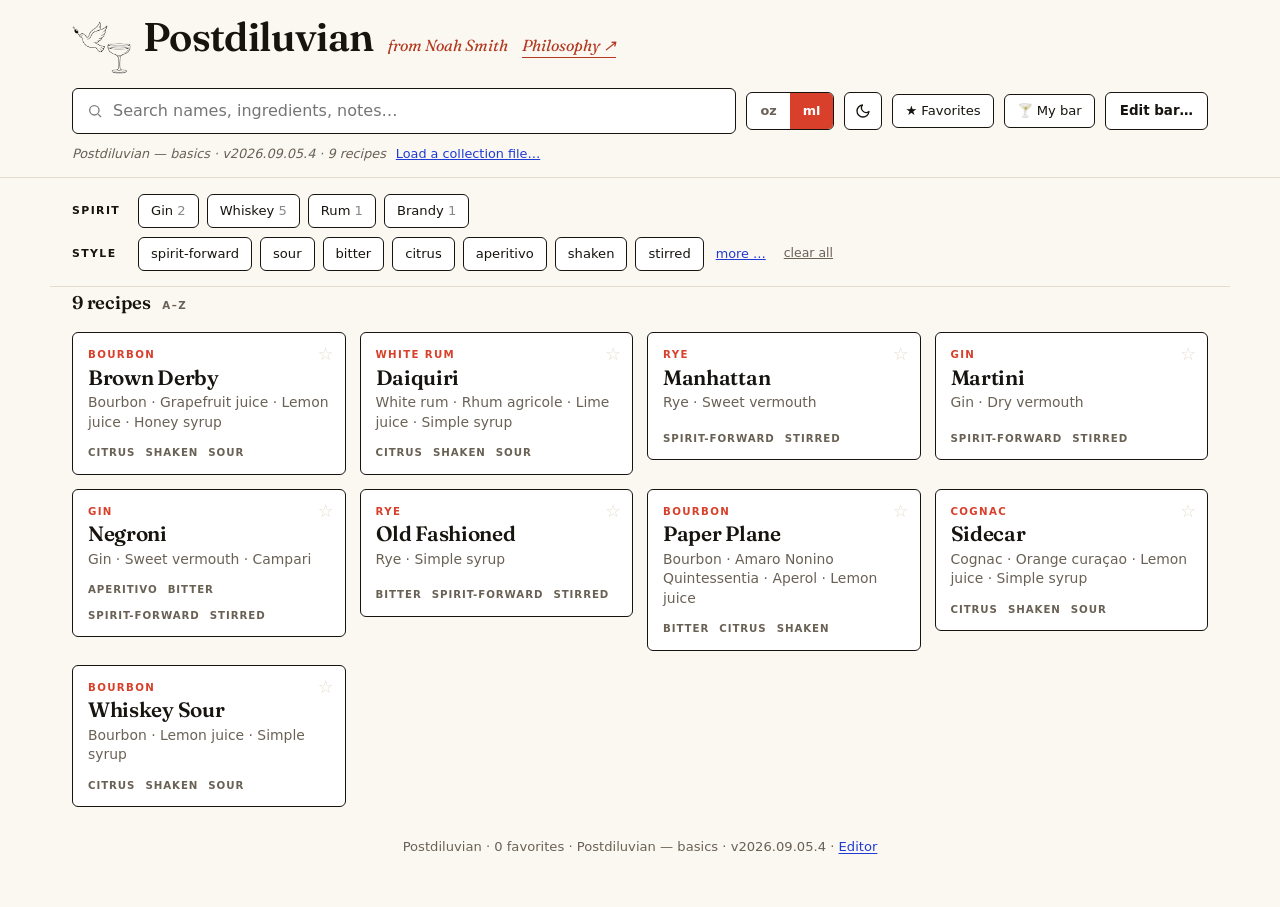
<file: index.html>
<!doctype html>
<html lang="en">
<head>
<meta charset="utf-8">
<meta name="viewport" content="width=device-width, initial-scale=1">
<title>Postdiluvian — cocktail recipes</title>
<meta name="description" content="A small, self-contained browser for a personal cocktail collection.">
<script>try{var t=localStorage.getItem("pd.theme");if(t==="light"||t==="dark")document.documentElement.setAttribute("data-theme",t);}catch(e){}</script>
<link rel="preconnect" href="https://fonts.googleapis.com">
<link rel="preconnect" href="https://fonts.gstatic.com" crossorigin>
<link href="https://fonts.googleapis.com/css2?family=Fraunces:ital,opsz,wght@0,9..144,400;0,9..144,500;0,9..144,600;1,9..144,400;1,9..144,500&display=swap" rel="stylesheet">
<link rel="stylesheet" href="style.css">
<script src="ui.js" defer></script>
<style>
  /* Design tokens (--paper, --ink, --accent, --serif, …) live in style.css,
     shared with editor.html. Edit palette/theme values there, not here. */

  * { box-sizing: border-box; }
  html {
    -webkit-text-size-adjust: 100%;
    overflow-y: scroll;                 /* always reserve the scrollbar */
    scrollbar-width: thin;
    scrollbar-color: var(--ink-soft) transparent;
  }
  ::-webkit-scrollbar { width: 13px; }
  ::-webkit-scrollbar-track { background: transparent; }
  ::-webkit-scrollbar-thumb { background: var(--ink-soft); border: 3px solid var(--paper); border-radius: 999px; }
  ::-webkit-scrollbar-thumb:hover { background: var(--ink); }
  body {
    margin: 0; background: var(--paper); color: var(--ink);
    font-family: var(--sans); line-height: 1.5;
    font-size: 16px;
  }
  a { color: var(--blue); text-underline-offset: 2px; }
  h1, h2, h3 {
    font-family: var(--serif); font-weight: 600; line-height: 1.06;
    letter-spacing: -.015em; margin: 0; font-optical-sizing: auto;
  }
  button { font: inherit; cursor: pointer; color: inherit; }
  input { font: inherit; }

  .wrap { max-width: var(--maxw); margin: 0 auto; padding: 0 22px; }

  header.top {
    border-bottom: 1px solid var(--line);
    background: var(--paper);
    position: sticky; top: 0; z-index: 30;
  }
  .top .wrap { padding-top: 16px; padding-bottom: 14px; }
  .brand { display: flex; align-items: baseline; gap: 14px; flex-wrap: wrap; }
  .dovemark {
    align-self: center; width: auto; flex: none;
    height: clamp(42px, 3vw + 30px, 58px);
    margin-right: -2px; pointer-events: none; user-select: none;
  }
  @media (prefers-color-scheme: dark) {
    :root:not([data-theme="light"]) .dovemark { filter: invert(1); }
  }
  :root[data-theme="dark"] .dovemark { filter: invert(1); }
  @media (max-width: 600px) { .dovemark { height: 38px; } }
  .brand h1 { font-size: clamp(1.7rem, 1.15rem + 2.1vw, 2.5rem); }
  .brand .sub { font-family: var(--serif); font-style: italic; font-weight: 400; color: var(--accent-soft); font-size: 1rem; }
  .brand .philosophy { text-decoration: none; border-bottom: 1px solid currentColor; align-self: center; }
  .brand .philosophy:hover { color: var(--blue); }

  .toolbar { display: flex; gap: 10px; margin-top: 14px; flex-wrap: wrap; align-items: center; }
  .search {
    flex: 1 1 260px; display: flex; align-items: center; gap: 8px;
    background: var(--card); border: 1.5px solid var(--line-strong); border-radius: var(--radius);
    padding: 9px 14px;
  }
  .search:focus-within { border-color: var(--blue); box-shadow: 0 0 0 3px rgba(31,59,214,.16); }
  .search input { border: 0; background: transparent; outline: none; width: 100%; color: inherit; }
  .search svg { flex: none; opacity: .55; }

  .seg { display: inline-flex; border: 1.5px solid var(--line-strong); border-radius: var(--radius); overflow: hidden; background: var(--card); }
  .seg button { padding: 8px 13px; border: 0; background: transparent; color: var(--ink-soft); font-size: .8rem; font-weight: 600; }
  .seg button[aria-pressed="true"] { background: var(--accent); color: #fff; }

  .iconbtn {
    display: inline-flex; align-items: center; justify-content: center;
    width: 38px; height: 38px; padding: 0; flex: none;
    border: 1.5px solid var(--line-strong); border-radius: var(--radius);
    background: var(--card); color: var(--ink);
  }
  .iconbtn:hover { background: var(--paper-2); }
  @media (pointer: coarse) { .iconbtn { width: 44px; height: 44px; } }

  .chip {
    padding: 6px 12px; border-radius: var(--radius); border: 1.5px solid var(--line-strong);
    background: var(--card); color: var(--ink); font-size: .82rem; font-weight: 500; white-space: nowrap;
  }
  .chip[aria-pressed="true"] { background: var(--ink); color: var(--paper); border-color: var(--ink); }
  .chip.accent[aria-pressed="true"] { background: var(--blue); border-color: var(--blue); color: #fff; }  /* Favorites + My bar: "yours" */

  .filters { padding: 16px 22px 6px; border-bottom: 1px solid var(--line); }
  .filt-row { display: flex; gap: 8px; flex-wrap: wrap; align-items: center; margin-bottom: 9px; }
  .filt-row .label { font-size: .68rem; font-weight: 700; color: var(--ink); text-transform: uppercase; letter-spacing: .13em; margin-right: 6px; min-width: 52px; }
  .more-btn { background: transparent; border: 0; color: var(--blue); font-size: .8rem; text-decoration: underline; padding: 4px; }
  .clearall { background: transparent; border: 0; color: var(--ink-soft); font-size: .78rem; text-decoration: underline; }

  main { padding: 22px 0 96px; }
  .listhead { display: flex; align-items: baseline; gap: 12px; margin: 2px 0 16px; }
  .listhead[hidden] { display: none; }
  .listhead .count { font-family: var(--serif); font-weight: 600; font-size: 1.15rem; letter-spacing: -.01em; color: var(--ink); text-transform: none; }
  .listhead .sub { font-family: var(--sans); font-weight: 700; font-size: .64rem; letter-spacing: .14em; text-transform: uppercase; color: var(--ink-soft); }
  .grid { display: grid; grid-template-columns: repeat(auto-fill, minmax(248px, 1fr)); gap: 14px; align-items: start; }
  @media (max-width: 600px) { .grid { grid-template-columns: 1fr; } }

  .grouphead { grid-column: 1 / -1; font-family: var(--sans); font-weight: 700; text-transform: uppercase; letter-spacing: .13em; font-size: .68rem; color: var(--ink-soft); margin: 10px 0 -2px; }
  .grouphead:first-child { margin-top: 0; }
  .grouphead.favs { color: var(--blue); }

  .scrollfade {
    position: fixed; left: 0; right: 0; bottom: 0; height: 54px; z-index: 20;
    pointer-events: none; opacity: 0; transition: opacity .25s ease;
    background: linear-gradient(to bottom, transparent, var(--paper));
  }

  .card {
    background: var(--card); border: 1.5px solid var(--ink); border-radius: var(--radius);
    padding: 14px 15px 13px; box-shadow: none; position: relative; min-height: 128px;
    display: flex; flex-direction: column; gap: 4px; cursor: pointer;
    transition: transform .1s ease, box-shadow .1s ease;
  }
  @media (hover: hover) {
    .card:hover { transform: translate(-2px, -2px); box-shadow: 4px 4px 0 var(--ink); }
    .card:hover h3 { color: var(--accent); }
  }
  .card:active { background: var(--paper-2); }
  .card:focus-visible { outline: 2px solid var(--blue); outline-offset: 2px; }
  .card h3 { font-size: 1.3rem; line-height: 1.1; padding-right: 30px; }
  .card .base { font-family: var(--sans); font-size: .64rem; font-weight: 700; letter-spacing: .13em; text-transform: uppercase; color: var(--accent); }
  .card .pour { color: var(--ink-soft); font-size: .87rem; line-height: 1.4; }
  .card .tags { display: flex; gap: 10px; flex-wrap: wrap; margin-top: auto; padding-top: 9px; }
  .tag { font-size: .64rem; font-weight: 700; letter-spacing: .09em; text-transform: uppercase; color: var(--ink-soft); border: 0; border-radius: 0; padding: 0; }
  .fav {
    position: absolute; top: 4px; right: 2px; border: 0; background: transparent;
    font-size: 1.1rem; line-height: 1; color: var(--line); padding: 9px;
  }
  .fav[aria-pressed="true"] { color: var(--blue); }
  .card .bar-badge {
    font-size: .64rem; font-weight: 700; letter-spacing: .08em; text-transform: uppercase;
    padding: 2px 0; margin-top: 3px; align-self: flex-start; border: 0;
  }
  .bar-badge.ok { color: var(--blue); }
  .bar-badge.close { color: var(--accent); }

  .empty { color: var(--ink-soft); padding: 50px 4px; font-style: italic; }
  .wishlist-head { grid-column: 1 / -1; font-family: var(--sans); font-weight: 700; color: var(--accent); text-transform: uppercase; letter-spacing: .13em; font-size: .7rem; border-top: 1px solid var(--line); padding-top: 16px; margin-top: 10px; }

  /* detail overlay */
  .overlay { position: fixed; inset: 0; background: rgba(23,20,15,.5); z-index: 50; display: none; }
  .overlay.open { display: block; }
  .sheet {
    position: absolute; top: 0; right: 0; height: 100%; width: min(560px, 100%);
    background: var(--paper); border-left: 1.5px solid var(--ink);
    overflow-y: auto; padding: 28px 32px 60px; box-shadow: -20px 0 60px rgba(0,0,0,.18);
  }
  .sheet .close {
    position: absolute; top: 8px; right: 8px; width: 40px; height: 40px; font-size: 1.6rem;
    display: flex; align-items: center; justify-content: center;
    background: transparent; border: 0; color: var(--ink-soft); border-radius: 999px; z-index: 2;
  }
  .sheet .close:hover { background: var(--paper-2); }
  .sheet .eyebrow { font-family: var(--sans); text-transform: uppercase; letter-spacing: .14em; font-size: .68rem; font-weight: 700; color: var(--accent); }
  .sheet h2 { font-size: clamp(2rem, 1.55rem + 2vw, 2.6rem); margin: 5px 0 3px; }
  .sheet .aka { color: var(--ink-soft); font-style: italic; font-size: .9rem; }
  .sheet .meta { color: var(--ink-soft); font-size: .86rem; margin: 10px 0 18px; }
  .recipe { border-top: 2px solid var(--ink); border-bottom: 1px solid var(--line); padding: 14px 0; }
  .recipe ul { list-style: none; margin: 0; padding: 0; }
  .recipe li { display: flex; gap: 14px; padding: 5px 0; align-items: baseline; }
  .recipe li .amt { font-variant-numeric: tabular-nums; font-family: var(--serif); font-weight: 600; min-width: 76px; text-align: right; color: var(--ink); flex: none; }
  .recipe li .ing { flex: 1; }
  .recipe li .note { color: var(--ink-soft); font-style: italic; font-size: .84rem; }
  .recipe li.missing .ing { color: var(--accent); }
  .recipe li .brandhint { color: var(--ink-soft); font-size: .78rem; }
  .scaler { display: flex; align-items: center; gap: 8px; margin: 14px 0 4px; flex-wrap: wrap; }
  ol.steps { margin: 14px 0 0; padding-left: 18px; }
  ol.steps li { padding: 3px 0; }
  .section-h { font-family: var(--sans); font-weight: 700; text-transform: uppercase; letter-spacing: .13em; font-size: .68rem; color: var(--ink); margin: 22px 0 7px; }
  .missing-line { color: var(--accent); font-size: .9rem; margin-top: 10px; }
  .src a { word-break: break-word; }

  /* bar panel */
  .barpanel .sheet { left: 0; right: auto; border-left: 0; border-right: 1.5px solid var(--ink); box-shadow: 20px 0 60px rgba(0,0,0,.18); }
  .bar-search { width: 100%; padding: 9px 12px; border: 1.5px solid var(--line-strong); border-radius: var(--radius); background: var(--card); color: inherit; margin: 6px 0 14px; }
  .bar-group h4 { font-family: var(--sans); font-weight: 700; font-size: .68rem; text-transform: uppercase; letter-spacing: .12em; color: var(--ink); margin: 18px 0 6px; }
  .bar-group label { display: flex; gap: 9px; align-items: flex-start; padding: 4px 0; font-size: .93rem; }
  .bar-group input { margin-top: 3px; }
  .bar-actions { display: flex; gap: 10px; margin-top: 8px; flex-wrap: wrap; }
  .btn { border: 1.5px solid var(--line-strong); background: var(--card); border-radius: var(--radius); padding: 8px 14px; font-size: .84rem; font-weight: 600; }
  .btn.primary { background: var(--accent); color: #fff; border-color: var(--accent); }

  .footer { color: var(--ink-soft); font-size: .82rem; text-align: center; padding: 30px 20px 50px; }
  .footer a { color: var(--blue); }

  .collnote { margin-top: 10px; font-size: .8rem; color: var(--ink-soft); display: flex; gap: 10px; align-items: baseline; flex-wrap: wrap; }
  .collnote #collLabel { font-style: italic; }
  .linkbtn { background: transparent; border: 0; color: var(--blue); text-decoration: underline; font-size: .8rem; padding: 0; }
  .drophint {
    position: fixed; inset: 16px; z-index: 60; border: 2px dashed var(--blue);
    border-radius: 14px; background: rgba(31,59,214,.06); display: none;
    align-items: center; justify-content: center; font-family: var(--serif);
    font-style: italic; font-size: 1.4rem; color: var(--blue); pointer-events: none;
  }
  body.dragging .drophint { display: flex; }

  @media (max-width: 600px) {
    header.top { position: static; }                    /* don't pin a tall header on phones */
    .top .wrap { padding-top: 14px; padding-bottom: 12px; }
    .toolbar { margin-top: 12px; }
    .filt-row { align-items: flex-start; }
    .filt-row .label { flex: 0 0 100%; min-width: 0; margin: 0 0 6px; }  /* label on its own line, chips flush left */
    .listhead { margin-bottom: 12px; }
    .card { min-height: 0; }
    .sheet {
      width: 100%; border-left: 0; border-radius: 16px 16px 0 0;
      top: auto; bottom: 0; height: 92%; padding: 24px 20px 40px;
    }
    .sheet::before {
      content: ""; position: absolute; top: 8px; left: 50%; transform: translateX(-50%);
      width: 40px; height: 4px; border-radius: 999px; background: var(--line-strong); opacity: .3;
    }
    .barpanel .sheet { border-right: 0; }
  }
  @media (pointer: coarse) {
    .fav { padding: 12px; }
    .seg button { padding: 10px 15px; }
    .linkbtn { padding: 5px 0; }
    .more-btn, .clearall { padding: 6px 4px; }
  }
</style>
</head>
<body>
<header class="top">
  <div class="wrap">
    <div class="brand">
      <img class="dovemark" src="assets/dove.png" alt="" aria-hidden="true">
      <h1>Postdiluvian</h1>
      <span class="sub">from Noah Smith</span>
      <a class="sub philosophy" href="https://noahsmith.substack.com/p/cocktails-an-introduction" target="_blank" rel="noopener">Philosophy&nbsp;↗</a>
    </div>
    <div class="toolbar">
      <label class="search">
        <svg width="16" height="16" viewBox="0 0 24 24" fill="none" stroke="currentColor" stroke-width="2"><circle cx="11" cy="11" r="7"/><path d="m21 21-4.3-4.3"/></svg>
        <input id="q" type="search" placeholder="Search names, ingredients, notes…" autocomplete="off" spellcheck="false">
      </label>
      <div class="seg" role="group" aria-label="Units">
        <button id="u-oz" aria-pressed="false">oz</button>
        <button id="u-ml" aria-pressed="true">ml</button>
      </div>
      <button class="iconbtn" id="themeBtn" type="button" aria-pressed="false" aria-label="Switch theme"></button>
      <button class="chip accent" id="favToggle" aria-pressed="false" title="Show only favorites">★ Favorites</button>
      <button class="chip accent" id="barToggle" aria-pressed="false" title="Show only what you can make">🍸 My bar</button>
      <button class="btn" id="openBar">Edit bar…</button>
    </div>
    <div class="collnote">
      <span id="collLabel"></span>
      <input type="file" id="collFile" accept="application/json,.json" hidden>
      <button class="linkbtn" id="collLoad">Load a collection file…</button>
      <button class="linkbtn" id="collReset" hidden>Reset to public</button>
    </div>
  </div>
</header>

<div class="wrap filters" id="filters"></div>

<main class="wrap">
  <div class="listhead" id="listhead">
    <span class="count" id="count"></span>
    <span class="sub" id="listsort">A–Z</span>
  </div>
  <div class="grid" id="grid"></div>
  <div class="empty" id="empty" hidden>Nothing matches those filters.</div>
</main>

<div class="scrollfade" id="scrollfade" aria-hidden="true"></div>
<div class="drophint" id="drophint">Drop a collection file to load it</div>

<div class="footer">
  Postdiluvian · <span id="fcount"></span> · <span id="collFoot"></span> · <a href="editor.html">Editor</a>
</div>

<div class="overlay" id="overlay" role="dialog" aria-modal="true" aria-labelledby="d-title">
  <div class="sheet" id="sheet"></div>
</div>

<div class="overlay barpanel" id="barOverlay" role="dialog" aria-modal="true" aria-label="Your bar">
  <div class="sheet" id="barSheet"></div>
</div>

<script>
(function () {
  "use strict";
  var LS = { bar: "pd.bar", fav: "pd.fav", units: "pd.units", basics: "pd.basics", collection: "pd.collection", theme: "pd.theme" };
  var PUBLIC_URL = "data/collection.json";
  var KIND = "postdiluvian-collection";
  function load(k, d) { try { var v = localStorage.getItem(k); return v == null ? d : JSON.parse(v); } catch (e) { return d; } }
  function save(k, v) { try { localStorage.setItem(k, JSON.stringify(v)); } catch (e) {} }

  var state = {
    q: "",
    base: new Set(),      // family names or specific ingredient ids
    tags: new Set(),
    method: new Set(),
    glass: new Set(),
    showMore: false,
    favOnly: false,
    barOnly: false,
    units: load(LS.units, "ml"),
    assumeBasics: load(LS.basics, true),
    scale: 1,
    bar: new Set(load(LS.bar, [])),
    fav: new Set(load(LS.fav, []))
  };

  var COCKTAILS = [], INGREDIENTS = [], ingById = {}, famOf = {};
  var COLL = { meta: {}, source: "public" };   // source: "public" | "custom"
  var FAMILY_LABEL = { gin: "Gin", whiskey: "Whiskey", rum: "Rum", agave: "Agave", brandy: "Brandy", vodka: "Vodka", aquavit: "Aquavit", other: "Other" };
  var TAG_ORDER = ["spirit-forward", "sour", "bitter", "citrus", "aperitivo", "shaken", "stirred", "sparkling", "tiki", "egg", "low-abv"];

  function validCollection(obj) {
    return obj && obj.meta && obj.meta.kind === KIND &&
      Array.isArray(obj.cocktails) && Array.isArray(obj.ingredients);
  }

  function applyCollection(obj, source) {
    COCKTAILS = obj.cocktails;
    INGREDIENTS = obj.ingredients;
    ingById = {}; famOf = {};
    INGREDIENTS.forEach(function (i) { ingById[i.id] = i; famOf[i.id] = i.family; });
    COLL = { meta: obj.meta || {}, source: source };
    // drop filter selections that no longer exist in this collection
    var famPresent = {}, tagPresent = {};
    COCKTAILS.forEach(function (c) {
      c.base.forEach(function (b) { famPresent[famOf[b] || "other"] = 1; });
      c.tags.forEach(function (t) { tagPresent[t] = 1; });
    });
    state.base.forEach(function (v) { if (!famPresent[v] && !ingById[v]) state.base.delete(v); });
    state.tags.forEach(function (v) { if (!tagPresent[v]) state.tags.delete(v); });
    initUnits();
    buildFilters();
    render();
    renderCollNote();
  }

  function loadPublic() {
    return fetch(PUBLIC_URL, { cache: "no-cache" }).then(function (r) {
      if (!r.ok) throw new Error("HTTP " + r.status);
      return r.json();
    }).then(function (obj) {
      if (!validCollection(obj)) throw new Error("not a collection file");
      try { localStorage.removeItem(LS.collection); } catch (e) {}
      applyCollection(obj, "public");
      afterFirstLoad();
    });
  }

  function bootstrap() {
    var cached = null;
    try { cached = localStorage.getItem(LS.collection); } catch (e) {}
    if (cached) {
      try {
        var obj = JSON.parse(cached);
        if (validCollection(obj)) { applyCollection(obj, "custom"); afterFirstLoad(); return; }
      } catch (e) {}
      try { localStorage.removeItem(LS.collection); } catch (e2) {}
    }
    loadPublic().catch(function (err) {
      document.getElementById("grid").innerHTML =
        '<div class="empty">Could not load the collection. If you opened this file directly, serve the folder instead: <code>python3 -m http.server</code></div>';
      console.error(err);
    });
  }

  var firstLoadDone = false;
  function afterFirstLoad() {
    if (firstLoadDone) return;
    firstLoadDone = true;
    if (location.hash.length > 1) openDetail(decodeURIComponent(location.hash.slice(1)), true, true);
  }

  function ingestFile(file) {
    if (!file) return;
    file.text().then(function (text) {
      var obj;
      try { obj = JSON.parse(text); } catch (e) { alert("That file isn’t valid JSON."); return; }
      if (!validCollection(obj)) {
        alert("That doesn’t look like a Postdiluvian collection file (expected meta.kind “" + KIND + "” with cocktails and ingredients arrays).");
        return;
      }
      try { localStorage.setItem(LS.collection, text); }
      catch (e) { alert("Loaded, but it’s too large to remember — you’ll need to re-load it next visit."); }
      applyCollection(obj, "custom");
      afterFirstLoad();
    });
  }

  function renderCollNote() {
    var m = COLL.meta || {};
    var name = m.name || (COLL.source === "custom" ? "Loaded collection" : "Public collection");
    var ver = m.version ? " · v" + m.version : "";
    document.getElementById("collLabel").textContent =
      (COLL.source === "custom" ? "Viewing: " : "") + name + ver +
      " · " + COCKTAILS.length + " recipes";
    document.getElementById("collReset").hidden = COLL.source !== "custom";
    document.getElementById("collLoad").textContent =
      COLL.source === "custom" ? "Load a different file…" : "Load a collection file…";
    document.getElementById("collFoot").textContent = name + ver;
  }

  // ---------- amount formatting ----------
  var FRAC = [[0, ""], [0.125, "⅛"], [0.25, "¼"], [0.333, "⅓"], [0.375, "⅜"],
              [0.5, "½"], [0.625, "⅝"], [0.667, "⅔"], [0.75, "¾"], [0.875, "⅞"], [1, ""]];
  function ozText(ml) {
    var oz = ml / 30, whole = Math.floor(oz + 1e-6), frac = oz - whole, best = FRAC[0], bd = 9;
    FRAC.forEach(function (f) { var d = Math.abs(f[0] - frac); if (d < bd) { bd = d; best = f; } });
    if (best[0] === 1) { whole += 1; best = FRAC[0]; }
    var s = (whole ? whole : "") + (best[1] || (whole ? "" : (Math.round(oz * 100) / 100)));
    return s + " oz";
  }
  function mlText(ml) { return (Math.round(ml * 2) / 2).toString().replace(/\.0$/, "") + " ml"; }

  function amountText(ing) {
    var s = state.scale, pre = ing.approx === "max" ? "≤" : "";
    if (ing.unit === "tsp" || ing.unit === "barspoon") {
      var n = (ing.ml * s) / 5;
      n = Math.round(n * 4) / 4;
      return pre + n + (ing.unit === "tsp" ? " tsp" : " bar spoon");
    }
    if (ing.ml != null) return pre + (state.units === "oz" ? ozText(ing.ml * s) : mlText(ing.ml * s));
    if (ing.amount != null) {
      var a = ing.amount * s;
      if (ing.unit === "dash" || ing.unit === "drops") { a = Math.round(a * 10) / 10; return a + " " + ing.unit + (a === 1 && ing.unit === "dash" ? "" : ing.unit === "dash" ? "es" : ""); }
      if (ing.unit === "piece") return String(Math.round(a));
      return a + (ing.unit ? " " + ing.unit : "");
    }
    if (ing.unit === "rinse") return "rinse";
    if (ing.unit === "top") return "to top";
    if (ing.unit === "leaves") return "leaves";
    if (ing.unit === "sprig") return "sprig";
    return "";
  }

  // ---------- bar logic ----------
  function missingRefs(c) {
    var seen = {}, out = [];
    c.ingredients.forEach(function (i) {
      var ing = ingById[i.ref];
      if (!ing || seen[i.ref]) return;
      if (state.assumeBasics && ing.pantry) return;
      if (i.unit === "rinse") return;
      if (!state.bar.has(i.ref)) { seen[i.ref] = 1; out.push(i.ref); }
    });
    return out;
  }

  // ---------- filtering ----------
  function baseMatches(c) {
    if (!state.base.size) return true;
    return c.base.some(function (b) {
      return state.base.has(b) || state.base.has(famOf[b] || "other");
    });
  }
  function textMatches(c) {
    if (!state.q) return true;
    var q = state.q.toLowerCase();
    if (c.name.toLowerCase().indexOf(q) >= 0) return true;
    if ((c.aka || []).join(" ").toLowerCase().indexOf(q) >= 0) return true;
    if ((c.notes || "").toLowerCase().indexOf(q) >= 0) return true;
    var src = c.source || {};
    if (((src.book || "") + " " + (src.author || "") + " " + (src.note || "")).toLowerCase().indexOf(q) >= 0) return true;
    return c.ingredients.some(function (i) {
      var ing = ingById[i.ref];
      return ing && (ing.name.toLowerCase().indexOf(q) >= 0 || (ing.aliases || []).join(" ").toLowerCase().indexOf(q) >= 0);
    });
  }
  function passes(c) {
    if (!textMatches(c)) return false;
    if (!baseMatches(c)) return false;
    var tagsOk = true;
    state.tags.forEach(function (t) { if (c.tags.indexOf(t) < 0) tagsOk = false; });
    if (!tagsOk) return false;
    if (state.method.size && !state.method.has(c.method)) return false;
    if (state.glass.size && !state.glass.has(c.glass)) return false;
    if (state.favOnly && !state.fav.has(c.id)) return false;
    if (state.barOnly && missingRefs(c).length) return false;
    return true;
  }

  function sortList(list) {
    return list.slice().sort(function (a, b) {
      if (state.barOnly || state.bar.size) {
        var ma = missingRefs(a).length, mb = missingRefs(b).length;
        if (ma !== mb) return ma - mb;
      }
      return a.name.localeCompare(b.name);
    });
  }

  // ---------- rendering ----------
  function chip(label, on, cls) {
    return '<button class="chip ' + (cls || "") + '" aria-pressed="' + (on ? "true" : "false") + '">' + label + "</button>";
  }

  function buildFilters() {
    var el = document.getElementById("filters");
    var fams = {};
    COCKTAILS.forEach(function (c) { c.base.forEach(function (b) { var f = famOf[b] || "other"; fams[f] = (fams[f] || 0) + 1; }); });
    var famRow = Object.keys(FAMILY_LABEL).filter(function (f) { return fams[f]; })
      .map(function (f) { return '<button class="chip" data-kind="base" data-val="' + f + '" aria-pressed="false">' + FAMILY_LABEL[f] + ' <span style="opacity:.5">' + fams[f] + '</span></button>'; }).join("");

    var tagCounts = {};
    COCKTAILS.forEach(function (c) { c.tags.forEach(function (t) { tagCounts[t] = (tagCounts[t] || 0) + 1; }); });
    var tagRow = TAG_ORDER.filter(function (t) { return tagCounts[t]; })
      .map(function (t) { return '<button class="chip" data-kind="tags" data-val="' + t + '" aria-pressed="false">' + t + '</button>'; }).join("");

    var methods = uniq(COCKTAILS.map(function (c) { return c.method; }));
    var glasses = uniq(COCKTAILS.map(function (c) { return c.glass; }));
    var methodRow = methods.map(function (m) { return '<button class="chip" data-kind="method" data-val="' + m + '" aria-pressed="false">' + m + '</button>'; }).join("");
    var glassRow = glasses.map(function (g) { return '<button class="chip" data-kind="glass" data-val="' + g + '" aria-pressed="false">' + g.replace(/-/g, " ") + '</button>'; }).join("");

    el.innerHTML =
      '<div class="filt-row"><span class="label">Spirit</span>' + famRow + '</div>' +
      '<div class="filt-row"><span class="label">Style</span>' + tagRow +
        '<button class="more-btn" id="moreBtn">' + (state.showMore ? "less –" : "more …") + '</button>' +
        '<button class="clearall" id="clearAll">clear all</button></div>' +
      '<div id="moreWrap" ' + (state.showMore ? "" : "hidden") + '>' +
        '<div class="filt-row"><span class="label">Method</span>' + methodRow + '</div>' +
        '<div class="filt-row"><span class="label">Glass</span>' + glassRow + '</div>' +
      '</div>';

    el.querySelectorAll(".chip[data-kind]").forEach(function (b) {
      b.addEventListener("click", function () {
        var set = state[b.dataset.kind];
        if (set.has(b.dataset.val)) set.delete(b.dataset.val); else set.add(b.dataset.val);
        syncChips(); render();
      });
    });
    document.getElementById("moreBtn").addEventListener("click", function () {
      state.showMore = !state.showMore;
      document.getElementById("moreWrap").hidden = !state.showMore;
      this.textContent = state.showMore ? "less –" : "more …";
    });
    document.getElementById("clearAll").addEventListener("click", function () {
      state.base.clear(); state.tags.clear(); state.method.clear(); state.glass.clear();
      state.favOnly = state.barOnly = false; state.q = ""; document.getElementById("q").value = "";
      syncChips(); syncToggles(); render();
    });
    syncChips();
  }

  function syncChips() {
    document.querySelectorAll(".chip[data-kind]").forEach(function (b) {
      b.setAttribute("aria-pressed", state[b.dataset.kind].has(b.dataset.val) ? "true" : "false");
    });
  }
  function syncToggles() {
    document.getElementById("favToggle").setAttribute("aria-pressed", state.favOnly ? "true" : "false");
    document.getElementById("barToggle").setAttribute("aria-pressed", state.barOnly ? "true" : "false");
  }

  function render() {
    var actives = COCKTAILS.filter(function (c) { return c.status !== "wishlist" && passes(c); });
    var wish = COCKTAILS.filter(function (c) { return c.status === "wishlist" && passes(c); });
    var favs = sortList(actives.filter(function (c) { return state.fav.has(c.id); }));
    var rest = sortList(actives.filter(function (c) { return !state.fav.has(c.id); }));
    var grid = document.getElementById("grid");
    var heads = favs.length && rest.length;
    var html = "";
    if (favs.length) {
      if (heads) html += '<div class="grouphead favs">★ Favorites</div>';
      html += favs.map(cardHTML).join("");
    }
    if (rest.length) {
      if (heads) html += '<div class="grouphead">A–Z</div>';
      html += rest.map(cardHTML).join("");
    }
    if (wish.length) html += '<div class="wishlist-head">On the list — needs a spec</div>' + wish.map(cardHTML).join("");
    grid.innerHTML = html;
    var anyResults = actives.length + wish.length > 0;
    document.getElementById("empty").hidden = anyResults;
    document.getElementById("listhead").hidden = !anyResults;

    grid.querySelectorAll(".card").forEach(function (el) {
      el.addEventListener("click", function (e) {
        if (e.target.closest(".fav")) return;
        openDetail(el.dataset.id, true);
      });
      el.addEventListener("keydown", function (e) { if (e.key === "Enter") openDetail(el.dataset.id, true); });
      var fav = el.querySelector(".fav");
      if (fav) fav.addEventListener("click", function () { toggleFav(el.dataset.id); });
    });

    var total = activeCount();
    var countEl = document.getElementById("count");
    if (state.bar.size) countEl.textContent = countMakeable() + " of " + total + " you can make";
    else if (actives.length < total) countEl.textContent = actives.length + " of " + total + " recipes";
    else countEl.textContent = total + " recipe" + (total === 1 ? "" : "s");
    document.getElementById("listsort").textContent = favs.length ? "Favorites first" : "A–Z";
    document.getElementById("fcount").textContent = state.fav.size + " favorite" + (state.fav.size === 1 ? "" : "s");
    updateFade();
  }
  function activeCount() { return COCKTAILS.filter(function (c) { return c.status !== "wishlist"; }).length; }
  function countMakeable() { return COCKTAILS.filter(function (c) { return c.status !== "wishlist" && !missingRefs(c).length; }).length; }

  function cardHTML(c) {
    var pourNames = [];
    c.ingredients.forEach(function (i) {
      var ing = ingById[i.ref];
      if (!ing || ing.category === "bitters") return;
      if (pourNames.indexOf(ing.name) < 0) pourNames.push(ing.name);
    });
    var pour = pourNames.slice(0, 4).join(" · ");
    var baseLabel = c.base.map(function (b) { return ingById[b] ? ingById[b].name : b; }).join(" / ") || "—";
    var badge = "";
    if (state.bar.size && c.status !== "wishlist") {
      var m = missingRefs(c);
      if (!m.length) badge = '<span class="bar-badge ok">☑︎ you can make this</span>';
      else if (m.length === 1) badge = '<span class="bar-badge close">☐︎ missing ' + (ingById[m[0]] ? ingById[m[0]].name : m[0]) + '</span>';
    }
    return '<article class="card" tabindex="0" data-id="' + c.id + '">' +
      '<button class="fav" aria-pressed="' + (state.fav.has(c.id) ? "true" : "false") + '" aria-label="Favorite">' +
        (state.fav.has(c.id) ? "★" : "☆") + '</button>' +
      '<div class="base">' + esc(baseLabel) + '</div>' +
      '<h3>' + esc(c.name) + '</h3>' +
      '<div class="pour">' + esc(pour) + '</div>' +
      badge +
      '<div class="tags">' + c.tags.slice(0, 4).map(function (t) { return '<span class="tag">' + t + '</span>'; }).join("") + '</div>' +
    '</article>';
  }

  // ---------- detail ----------
  var navPushed = false;   // did we add a history entry we can pop to close?
  function openDetail(id, resetScale, fromHistory) {
    var c = COCKTAILS.find(function (x) { return x.id === id; });
    if (!c) return;
    if (resetScale) state.scale = 1;
    var wasOpen = document.getElementById("overlay").classList.contains("open");
    if (fromHistory) { /* URL already reflects this state */ }
    else if (wasOpen) history.replaceState(null, "", "#" + id);
    else { history.pushState({ sheet: id }, "", "#" + id); navPushed = true; }
    var sheet = document.getElementById("sheet");
    sheet.innerHTML = detailHTML(c);
    sheet.style.transform = "";
    sheet.style.transition = "";
    document.getElementById("overlay").classList.add("open");
    document.body.style.overflow = "hidden";
    sheet.querySelector(".close").addEventListener("click", function () { closeDetail(); });
    sheet.querySelector(".d-fav").addEventListener("click", function () { toggleFav(id); openDetail(id); });
    sheet.querySelectorAll("[data-scale]").forEach(function (b) {
      b.addEventListener("click", function () {
        state.scale = parseFloat(b.dataset.scale);
        openDetail(id);
      });
    });
    var cs = sheet.querySelector("#customScale");
    if (cs) cs.addEventListener("change", function () { state.scale = Math.max(0.1, parseFloat(cs.value) || 1); openDetail(id); });
    sheet.scrollTop = 0;
  }
  function closeDetail(fromHistory) {
    var overlay = document.getElementById("overlay");
    if (!overlay.classList.contains("open")) return;
    if (!fromHistory && navPushed) { history.back(); return; }   // let popstate finish the close
    navPushed = false;
    overlay.classList.remove("open");
    document.body.style.overflow = "";
    var sheet = document.getElementById("sheet");
    sheet.style.transition = ""; sheet.style.transform = "";
    if (!fromHistory && location.hash.length > 1) history.replaceState(null, "", location.pathname + location.search);
  }
  function detailHTML(c) {
    var src = c.source || {};
    var srcbits = [];
    if (src.book) srcbits.push("<em>" + esc(src.book) + "</em>" + (src.author ? ", " + esc(src.author) : "") + (src.page ? ", p. " + src.page : ""));
    else if (src.author) srcbits.push(esc(src.author));
    if (src.note) srcbits.push(esc(src.note));
    if (src.url) srcbits.push('<a href="' + esc(src.url) + '" target="_blank" rel="noopener">source ↗</a>');
    var miss = state.bar.size ? missingRefs(c) : [];

    var lis = c.ingredients.map(function (i) {
      var ing = ingById[i.ref] || { name: i.ref, brands: [] };
      var isMiss = miss.indexOf(i.ref) >= 0;
      var brand = i.brand || (ing.brands && ing.brands.length ? ing.brands[0] : "");
      if (brand && brand.toLowerCase() === ing.name.toLowerCase()) brand = "";
      return '<li class="' + (isMiss ? "missing" : "") + '">' +
        '<span class="amt">' + esc(amountText(i)) + '</span>' +
        '<span class="ing">' + esc(ing.name) +
          (i.note ? ' <span class="note">(' + esc(i.note) + ")</span>" : "") +
          (brand ? '<br><span class="brandhint">' + (i.brand ? "" : "e.g. ") + esc(brand) + "</span>" : "") +
        '</span></li>';
    }).join("");

    var sc_ = state.scale;
    function sbtn(v, lbl) { return '<button class="btn' + (sc_ === v ? " primary" : "") + '" data-scale="' + v + '">' + lbl + "</button>"; }

    return '<button class="close" aria-label="Close">×</button>' +
      '<div class="eyebrow">' + esc(c.base.map(function (b) { return ingById[b] ? ingById[b].name : b; }).join(" / ") || "cocktail") + '</div>' +
      '<h2 id="d-title">' + esc(c.name) +
        ' <button class="d-fav fav" style="position:static;font-size:1.2rem" aria-pressed="' + (state.fav.has(c.id) ? "true" : "false") + '">' + (state.fav.has(c.id) ? "★" : "☆") + "</button></h2>" +
      (c.aka && c.aka.length ? '<div class="aka">also: ' + esc(c.aka.join(", ")) + "</div>" : "") +
      '<div class="meta">' + esc(c.method) + " · " + esc((c.glass || "").replace(/-/g, " ")) +
        " · " + esc(c.service || "") + (c.garnish && c.garnish !== "None" ? " · garnish: " + esc(c.garnish.toLowerCase()) : "") + "</div>" +

      '<div class="scaler"><span class="section-h" style="margin:0">Batch</span>' +
        sbtn(1, "1×") + sbtn(2, "2×") + sbtn(4, "4×") +
        '<input id="customScale" type="number" min="0.5" step="0.5" value="' + sc_ + '" style="width:64px;padding:6px;border:1.5px solid var(--line-strong);border-radius:var(--radius);background:var(--card);color:inherit">' +
      "</div>" +

      '<div class="recipe"><ul>' + lis + "</ul>" +
        (miss.length ? '<div class="missing-line">Your bar is missing: ' + miss.map(function (r) { return esc(ingById[r] ? ingById[r].name : r); }).join(", ") + "</div>" : "") +
      "</div>" +

      (c.steps && c.steps.length ? '<div class="section-h">Method</div><ol class="steps">' + c.steps.map(function (s) { return "<li>" + esc(s) + "</li>"; }).join("") + "</ol>" : "") +
      (c.notes ? '<div class="section-h">Notes</div><p>' + esc(c.notes) + "</p>" : "") +
      (srcbits.length ? '<div class="section-h">Source</div><p class="src">' + srcbits.join(" · ") + "</p>" : "");
  }

  // ---------- favorites / units ----------
  function toggleFav(id) {
    if (state.fav.has(id)) state.fav.delete(id); else state.fav.add(id);
    save(LS.fav, Array.from(state.fav));
    render();
  }
  function initUnits() {
    document.getElementById("u-oz").setAttribute("aria-pressed", state.units === "oz" ? "true" : "false");
    document.getElementById("u-ml").setAttribute("aria-pressed", state.units === "ml" ? "true" : "false");
  }
  function setUnits(u) {
    state.units = u; save(LS.units, u); initUnits();
    if (document.getElementById("overlay").classList.contains("open") && location.hash.length > 1) openDetail(location.hash.slice(1));
    render();
  }

  // ---------- bar panel ----------
  function openBar() {
    var groups = {};
    INGREDIENTS.forEach(function (i) { (groups[i.category] = groups[i.category] || []).push(i); });
    var order = ["spirit", "vermouth", "fortified", "wine", "liqueur", "amaro", "bitters", "juice", "syrup", "other"];
    var html = '<button class="close" aria-label="Close">×</button>' +
      '<div class="eyebrow">Your bar</div><h2>What’s on the shelf</h2>' +
      '<p class="meta">Check what you own. Recipes then show what you can pour — and what’s one bottle away.</p>' +
      '<label style="display:flex;gap:8px;align-items:center;font-size:.9rem"><input type="checkbox" id="basicsChk" ' + (state.assumeBasics ? "checked" : "") + '> Assume I have common bitters, water &amp; soda</label>' +
      '<input class="bar-search" id="barSearch" placeholder="Filter ingredients…" autocomplete="off">' +
      '<div class="bar-actions"><button class="btn" id="barNone">Clear all</button>' +
        '<button class="btn" id="barSpirits">Check all spirits</button></div>' +
      '<div id="barList">';
    order.forEach(function (cat) {
      if (!groups[cat]) return;
      html += '<div class="bar-group" data-cat="' + cat + '"><h4>' + cat + '</h4>';
      groups[cat].sort(function (a, b) { return a.name.localeCompare(b.name); }).forEach(function (i) {
        html += '<label data-name="' + esc((i.name + " " + (i.aliases || []).join(" ")).toLowerCase()) + '">' +
          '<input type="checkbox" value="' + i.id + '" ' + (state.bar.has(i.id) ? "checked" : "") + '>' +
          '<span>' + esc(i.name) + (i.pantry ? ' <span style="color:var(--ink-soft);font-size:.8rem">· basic</span>' : "") + "</span></label>";
      });
      html += "</div>";
    });
    html += "</div>";
    var sheet = document.getElementById("barSheet");
    sheet.innerHTML = html;
    sheet.style.transform = ""; sheet.style.transition = "";
    var barOv = document.getElementById("barOverlay");
    var wasOpen = barOv.classList.contains("open");
    barOv.classList.add("open");
    document.body.style.overflow = "hidden";
    if (!wasOpen) history.pushState({ bar: 1 }, "");

    sheet.querySelector(".close").addEventListener("click", function () { closeBar(); });
    sheet.addEventListener("change", function (e) {
      if (e.target.id === "basicsChk") { state.assumeBasics = e.target.checked; save(LS.basics, state.assumeBasics); render(); return; }
      if (e.target.type === "checkbox") {
        if (e.target.checked) state.bar.add(e.target.value); else state.bar.delete(e.target.value);
        save(LS.bar, Array.from(state.bar));
        render();
      }
    });
    sheet.querySelector("#barSearch").addEventListener("input", function () {
      var q = this.value.toLowerCase();
      sheet.querySelectorAll("#barList label").forEach(function (l) { l.hidden = q && l.dataset.name.indexOf(q) < 0; });
      sheet.querySelectorAll(".bar-group").forEach(function (g) {
        g.hidden = ![].some.call(g.querySelectorAll("label"), function (l) { return !l.hidden; });
      });
    });
    sheet.querySelector("#barNone").addEventListener("click", function () {
      state.bar.clear(); save(LS.bar, []); sheet.querySelectorAll('input[type=checkbox]').forEach(function (c) { if (c.id !== "basicsChk") c.checked = false; }); render();
    });
    sheet.querySelector("#barSpirits").addEventListener("click", function () {
      INGREDIENTS.forEach(function (i) { if (i.category === "spirit") state.bar.add(i.id); });
      save(LS.bar, Array.from(state.bar));
      sheet.querySelectorAll('.bar-group[data-cat=spirit] input').forEach(function (c) { c.checked = true; });
      render();
    });
  }
  function closeBar(fromHistory) {
    var barOv = document.getElementById("barOverlay");
    if (!barOv.classList.contains("open")) return;
    if (!fromHistory && history.state && history.state.bar) { history.back(); return; }
    barOv.classList.remove("open");
    document.body.style.overflow = "";
    var sheet = document.getElementById("barSheet");
    sheet.style.transition = ""; sheet.style.transform = "";
  }

  // ---------- misc ----------
  function uniq(a) { return a.filter(function (v, i) { return a.indexOf(v) === i; }).sort(); }
  function esc(s) { return String(s == null ? "" : s).replace(/[&<>"]/g, function (m) { return ({ "&": "&amp;", "<": "&lt;", ">": "&gt;", '"': "&quot;" })[m]; }); }

  var fadeEl = document.getElementById("scrollfade");
  function updateFade() {
    if (!fadeEl) return;
    var doc = document.documentElement;
    var longEnough = doc.scrollHeight > window.innerHeight * 1.6;
    var atBottom = window.innerHeight + window.scrollY >= doc.scrollHeight - 8;
    fadeEl.style.opacity = (longEnough && !atBottom) ? "1" : "0";
  }
  window.addEventListener("scroll", updateFade, { passive: true });
  window.addEventListener("resize", updateFade);

  // swipe a bottom-sheet down to dismiss (touch, narrow viewports only)
  var mqNarrow = window.matchMedia("(max-width: 600px)");
  function enableSwipeClose(el, onClose) {
    var startY = 0, dy = 0, dragging = false;
    el.addEventListener("touchstart", function (e) {
      if (!mqNarrow.matches || el.scrollTop > 0 || e.touches.length !== 1) { dragging = false; return; }
      startY = e.touches[0].clientY; dy = 0; dragging = true;
      el.style.transition = "";
    }, { passive: true });
    el.addEventListener("touchmove", function (e) {
      if (!dragging) return;
      dy = e.touches[0].clientY - startY;
      el.style.transform = dy > 0 ? "translateY(" + dy + "px)" : "";
    }, { passive: true });
    el.addEventListener("touchend", function () {
      if (!dragging) return;
      dragging = false;
      el.style.transition = "transform .2s ease";
      if (dy > 90) onClose();
      else el.style.transform = "";
    });
  }
  enableSwipeClose(document.getElementById("sheet"), function () { closeDetail(); });
  enableSwipeClose(document.getElementById("barSheet"), function () { closeBar(); });

  // ---------- theme ----------
  var SUN = '<svg width="16" height="16" viewBox="0 0 24 24" fill="none" stroke="currentColor" stroke-width="2" stroke-linecap="round" stroke-linejoin="round"><circle cx="12" cy="12" r="4"/><path d="M12 2v2M12 20v2M4.9 4.9l1.4 1.4M17.7 17.7l1.4 1.4M2 12h2M20 12h2M4.9 19.1l1.4-1.4M17.7 6.3l1.4-1.4"/></svg>';
  var MOON = '<svg width="16" height="16" viewBox="0 0 24 24" fill="none" stroke="currentColor" stroke-width="2" stroke-linecap="round" stroke-linejoin="round"><path d="M21 12.8A9 9 0 1 1 11.2 3 7 7 0 0 0 21 12.8z"/></svg>';
  var mqDark = window.matchMedia("(prefers-color-scheme: dark)");
  function readTheme() { try { return localStorage.getItem(LS.theme); } catch (e) { return null; } }
  function applyTheme(t) {
    if (t === "light" || t === "dark") document.documentElement.setAttribute("data-theme", t);
    else document.documentElement.removeAttribute("data-theme");
    var dark = t ? t === "dark" : mqDark.matches;
    var btn = document.getElementById("themeBtn");
    btn.innerHTML = dark ? SUN : MOON;
    btn.setAttribute("aria-pressed", dark ? "true" : "false");
    btn.setAttribute("aria-label", dark ? "Switch to light theme" : "Switch to dark theme");
    btn.title = dark ? "Light theme" : "Dark theme";
  }
  applyTheme(readTheme());
  document.getElementById("themeBtn").addEventListener("click", function () {
    var next = document.getElementById("themeBtn").getAttribute("aria-pressed") === "true" ? "light" : "dark";
    try { localStorage.setItem(LS.theme, next); } catch (e) {}
    applyTheme(next);
  });
  mqDark.addEventListener("change", function () { if (!readTheme()) applyTheme(null); });

  document.getElementById("q").addEventListener("input", function () { state.q = this.value.trim(); render(); });
  document.getElementById("u-oz").addEventListener("click", function () { setUnits("oz"); });
  document.getElementById("u-ml").addEventListener("click", function () { setUnits("ml"); });
  document.getElementById("favToggle").addEventListener("click", function () { state.favOnly = !state.favOnly; syncToggles(); render(); });
  document.getElementById("barToggle").addEventListener("click", function () {
    state.barOnly = !state.barOnly;
    if (state.barOnly && !state.bar.size) { openBar(); state.barOnly = false; }
    syncToggles(); render();
  });
  document.getElementById("openBar").addEventListener("click", openBar);
  document.getElementById("overlay").addEventListener("click", function (e) { if (e.target === this) closeDetail(); });
  document.getElementById("barOverlay").addEventListener("click", function (e) { if (e.target === this) closeBar(); });
  document.addEventListener("keydown", function (e) {
    if (e.key === "Escape") { closeDetail(); closeBar(); }
    if (e.key === "/" && document.activeElement.tagName !== "INPUT") { e.preventDefault(); document.getElementById("q").focus(); }
  });
  window.addEventListener("popstate", function () {
    if (document.getElementById("barOverlay").classList.contains("open")) { closeBar(true); return; }
    if (location.hash.length > 1) openDetail(decodeURIComponent(location.hash.slice(1)), true, true);
    else closeDetail(true);
  });

  // ---------- collection load / reset / drag-drop ----------
  document.getElementById("collLoad").addEventListener("click", function () {
    document.getElementById("collFile").click();
  });
  document.getElementById("collFile").addEventListener("change", function () {
    ingestFile(this.files && this.files[0]);
    this.value = "";
  });
  document.getElementById("collReset").addEventListener("click", function () {
    if (!confirm("Reset to the public collection? Your loaded recipes will be removed from this browser (favorites and bar are kept).")) return;
    loadPublic();
  });
  var dragDepth = 0;
  window.addEventListener("dragenter", function (e) {
    if (e.dataTransfer && [].indexOf.call(e.dataTransfer.types, "Files") >= 0) {
      dragDepth++; document.body.classList.add("dragging");
    }
  });
  window.addEventListener("dragover", function (e) { e.preventDefault(); });
  window.addEventListener("dragleave", function () { if (--dragDepth <= 0) document.body.classList.remove("dragging"); });
  window.addEventListener("drop", function (e) {
    e.preventDefault(); dragDepth = 0; document.body.classList.remove("dragging");
    var f = e.dataTransfer && e.dataTransfer.files && e.dataTransfer.files[0];
    if (f) ingestFile(f);
  });

  bootstrap();
})();
</script>
</body>
</html>
</file>
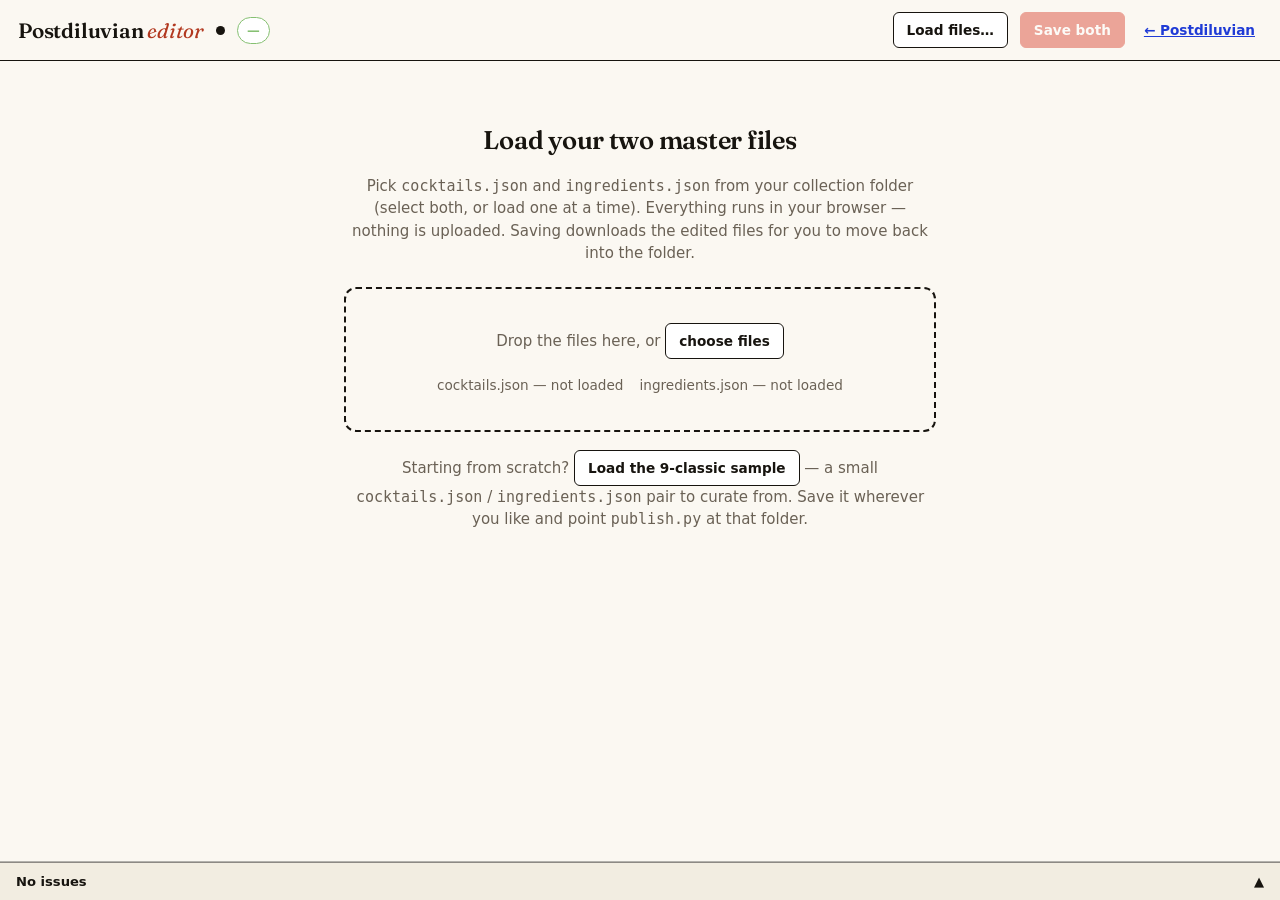
<file: editor.html>
<!doctype html>
<html lang="en">
<head>
<meta charset="utf-8">
<meta name="viewport" content="width=device-width, initial-scale=1">
<title>Postdiluvian — editor</title>
<meta name="description" content="Edit the Postdiluvian cocktails.json and ingredients.json masters.">
<script>try{var t=localStorage.getItem("pd.theme");if(t==="light"||t==="dark")document.documentElement.setAttribute("data-theme",t);}catch(e){}</script>
<link rel="preconnect" href="https://fonts.googleapis.com">
<link rel="preconnect" href="https://fonts.gstatic.com" crossorigin>
<link href="https://fonts.googleapis.com/css2?family=Fraunces:ital,opsz,wght@0,9..144,400;0,9..144,500;0,9..144,600;1,9..144,400&display=swap" rel="stylesheet">
<link rel="stylesheet" href="style.css">
<script src="ui.js" defer></script>
<style>
  * { box-sizing: border-box; }
  [hidden] { display: none !important; }
  html { -webkit-text-size-adjust: 100%; }
  html, body { height: 100%; }
  body { margin: 0; background: var(--paper); color: var(--ink); font-family: var(--sans); font-size: 15px; line-height: 1.5;
         display: flex; flex-direction: column; overflow: hidden; }
  #loadScreen { flex: 1; overflow-y: auto; }
  #app { flex: 1; min-height: 0; display: flex; flex-direction: column; }
  #wrapRecipes, #wrapIngredients, #wrapJson { flex: 1; min-height: 0; }
  h1, h2, h3 { font-family: var(--serif); font-weight: 600; margin: 0; letter-spacing: -.01em; }
  a { color: var(--blue); }
  button, input, select, textarea { font: inherit; color: var(--ink); }
  button { cursor: pointer; }
  input, select, textarea {
    background: var(--card); border: 1.5px solid var(--line-strong);
    border-radius: var(--radius); padding: 7px 10px;
  }
  input[type=checkbox] { padding: 0; accent-color: var(--accent); width: auto; }
  input:focus, select:focus, textarea:focus { outline: 2px solid var(--blue); outline-offset: -1px; }
  ::placeholder { color: var(--ink-soft); opacity: 1; }

  .bar {
    flex: none; z-index: 20; display: flex; align-items: center; gap: 12px;
    padding: 12px 18px; background: var(--paper); border-bottom: 1.5px solid var(--ink); flex-wrap: wrap;
  }
  .bar h1 { font-size: 1.3rem; }
  .bar h1 .em { color: var(--accent-soft); font-style: italic; font-weight: 400; }
  .bar .spacer { flex: 1; }
  .dot { width: 9px; height: 9px; border-radius: 50%; background: var(--line-strong); flex: none; }
  .dot.dirty { background: var(--accent); }
  .valbadge { font-size: .8rem; font-weight: 700; padding: 3px 9px; border-radius: 999px; border: 1.5px solid var(--line-strong); white-space: nowrap; cursor: pointer; background: var(--card); }
  .valbadge:hover { background: var(--paper-2); }
  .valbadge.ok { color: #3f7a3a; border-color: currentColor; }
  .valbadge.err { color: var(--accent); border-color: currentColor; }
  :root[data-theme="dark"] .valbadge.ok, :root:not([data-theme="light"]) .valbadge.ok { color: #86c072; }

  .btn { border: 1.5px solid var(--line-strong); background: var(--card); border-radius: var(--radius); padding: 7px 13px; font-size: .85rem; font-weight: 600; }
  .btn:hover { background: var(--paper-2); }
  .btn.primary { background: var(--accent); color: #fff; border-color: var(--accent); }
  .btn.primary:disabled { opacity: .45; cursor: not-allowed; }
  .btn.ghost { border-color: transparent; background: transparent; text-decoration: underline; padding: 4px 6px; }
  .btn.danger { color: var(--accent); }

  .tabs { flex: none; display: flex; gap: 4px; padding: 10px 18px 0; border-bottom: 1px solid var(--line); background: var(--paper); z-index: 19; flex-wrap: wrap; }
  .tabs button { border: 1.5px solid var(--line); border-bottom: 0; background: var(--paper-2); padding: 7px 14px; border-radius: var(--radius) var(--radius) 0 0; font-size: .85rem; font-weight: 600; color: var(--ink-soft); }
  .tabs button[aria-selected="true"] { background: var(--card); color: var(--ink); border-color: var(--ink); }
  .tabs .count { opacity: .5; font-weight: 400; }

  .wrap { display: grid; grid-template-columns: 300px 1fr; grid-template-rows: minmax(0, 1fr); gap: 0; min-height: 0; overflow: hidden; }
  @media (max-width: 820px) {
    .wrap { grid-template-columns: 1fr; grid-template-rows: minmax(0, 38%) minmax(0, 1fr); }
    .list { border-right: 0; border-bottom: 1.5px solid var(--line); }
  }

  .list { border-right: 1.5px solid var(--line); padding: 12px; overflow-y: auto; min-height: 0; }
  .list .listtop { display: flex; gap: 8px; margin-bottom: 10px; }
  .list input.search { flex: 1; padding: 7px 10px; border: 1.5px solid var(--line-strong); border-radius: var(--radius); background: var(--card); }
  .list .row { padding: 8px 10px; border-radius: var(--radius); cursor: pointer; display: flex; justify-content: space-between; gap: 8px; align-items: baseline; }
  .list .row:hover { background: var(--paper-2); }
  .list .row[aria-current="true"] { background: var(--ink); color: var(--paper); }
  .list .row .sub { font-size: .72rem; opacity: .6; white-space: nowrap; }
  .list .row.invalid::after { content: "!"; color: var(--accent); font-weight: 800; }
  .list .row[aria-current="true"].invalid::after { color: #fff; }
  .list .grouplabel { font-size: .66rem; font-weight: 700; letter-spacing: .12em; text-transform: uppercase; color: var(--ink-soft); margin: 14px 0 4px; }

  .pane { padding: 20px 24px 72px; overflow-y: auto; min-height: 0; }
  .pane .placeholder { color: var(--ink-soft); font-style: italic; padding: 40px 0; }

  .field { margin-bottom: 13px; }
  .field > label { display: block; font-size: .7rem; font-weight: 700; letter-spacing: .1em; text-transform: uppercase; color: var(--ink-soft); margin-bottom: 4px; }
  .field input[type=text], .field input[type=number], .field input[type=url], .field select, .field textarea {
    width: 100%; padding: 7px 10px; border: 1.5px solid var(--line-strong); border-radius: var(--radius); background: var(--card);
  }
  .field textarea { min-height: 64px; resize: vertical; font-family: var(--sans); }
  .field .hint { font-size: .76rem; color: var(--ink-soft); margin-top: 3px; }
  .field.bad input, .field.bad select, .field.bad textarea { border-color: var(--accent); }
  .field .err { color: var(--accent); font-size: .78rem; margin-top: 3px; }
  .row2 { display: grid; grid-template-columns: 1fr 1fr; gap: 12px; }
  .row3 { display: grid; grid-template-columns: 1fr 1fr 1fr; gap: 12px; }
  @media (max-width: 560px) { .row2, .row3 { grid-template-columns: 1fr; } }

  .chips { display: flex; flex-wrap: wrap; gap: 6px; align-items: center; }
  .chips .chip { display: inline-flex; align-items: center; gap: 5px; padding: 3px 8px; border: 1.5px solid var(--line-strong); border-radius: 999px; font-size: .8rem; background: var(--card); }
  .chips .chip button { border: 0; background: transparent; color: var(--ink-soft); padding: 0; line-height: 1; font-size: 1rem; }
  .chips input { border: 0; background: transparent; outline: none; min-width: 90px; flex: 1; padding: 4px; }

  .ingrow { display: grid; grid-template-columns: 1.4fr auto 1fr auto; gap: 8px; align-items: start; padding: 9px 0; border-top: 1px solid var(--line); }
  .ingrow:first-of-type { border-top: 0; }
  .ingrow .amt { display: flex; gap: 6px; align-items: center; }
  .ingrow .amt input[type=number] { width: 78px; }
  .ingrow .amt select { width: auto; }
  .ingrow .sec { display: flex; gap: 6px; flex-wrap: wrap; }
  .ingrow .sec input { width: 100%; }
  .ingrow .ctl { display: flex; flex-direction: column; gap: 2px; }
  .ingrow .ctl button { border: 1.5px solid var(--line); background: var(--card); border-radius: 4px; width: 26px; height: 22px; font-size: .8rem; line-height: 1; padding: 0; }
  .ingrow .resolved { font-size: .72rem; color: var(--ink-soft); margin-top: 2px; }
  .ingrow .resolved.new { color: var(--accent); }
  @media (max-width: 700px) { .ingrow { grid-template-columns: 1fr; } }

  .sectionh { font-family: var(--serif); font-size: 1.05rem; margin: 22px 0 8px; padding-top: 14px; border-top: 1.5px solid var(--ink); }
  .uses { display: flex; flex-wrap: wrap; gap: 7px 14px; }
  .uses a { font-size: .9rem; }
  .usetag { font-size: .6rem; font-weight: 700; letter-spacing: .1em; text-transform: uppercase; color: var(--ink-soft); border: 1px solid var(--line-strong); border-radius: 999px; padding: 0 5px; }
  .resolved a, .chips .chip a { text-decoration: underline; }
  .subactions { display: flex; gap: 10px; flex-wrap: wrap; margin-top: 6px; }

  .preview { margin-top: 10px; border: 1.5px solid var(--ink); border-radius: var(--radius); padding: 16px 18px; background: var(--card); }
  .preview .pv-base { font-size: .64rem; font-weight: 700; letter-spacing: .13em; text-transform: uppercase; color: var(--accent); }
  .preview h3 { font-size: 1.5rem; margin: 2px 0; }
  .preview .pv-meta { font-size: .82rem; color: var(--ink-soft); margin-bottom: 10px; }
  .preview ul { list-style: none; margin: 8px 0; padding: 0; }
  .preview li { display: flex; gap: 12px; padding: 3px 0; }
  .preview li .a { font-family: var(--serif); font-weight: 600; min-width: 130px; text-align: right; font-variant-numeric: tabular-nums; }
  .preview li.miss .n { color: var(--accent); }
  .preview ol { margin: 8px 0 0; padding-left: 18px; font-size: .9rem; }
  .preview .pv-note { font-style: italic; color: var(--ink-soft); font-size: .86rem; margin-top: 8px; }

  .jsonwrap textarea { width: 100%; min-height: 62vh; font-family: ui-monospace, SFMono-Regular, Menlo, monospace; font-size: 12.5px; padding: 12px; border: 1.5px solid var(--line-strong); border-radius: var(--radius); background: var(--card); white-space: pre; }
  .jsonwrap .err { color: var(--accent); font-size: .82rem; margin: 4px 0; white-space: pre-wrap; }
  .jsonmini textarea { min-height: 340px; }

  .valpanel { position: fixed; left: 0; right: 0; bottom: 0; z-index: 30; background: var(--card); border-top: 1.5px solid var(--ink); max-height: 42vh; display: flex; flex-direction: column; transform: translateY(calc(100% - 38px)); transition: transform .18s ease; }
  .valpanel.open { transform: translateY(0); }
  .valpanel .vph { display: flex; align-items: center; gap: 10px; padding: 9px 16px; cursor: pointer; font-size: .82rem; font-weight: 700; background: var(--paper-2); }
  .valpanel .vph:hover { background: var(--line); }
  .valpanel .vpbody { overflow-y: auto; padding: 4px 16px 16px; }
  .valpanel .issue { font-size: .82rem; padding: 4px 0; border-top: 1px solid var(--line); cursor: pointer; display: flex; gap: 8px; }
  .valpanel .issue:hover { color: var(--accent); }
  .valpanel .issue .tag { font-weight: 700; flex: none; }
  .valpanel .issue.e .tag { color: var(--accent); }
  .valpanel .issue.w { color: var(--ink-soft); }
  .valpanel .issue.w .tag { color: var(--ink-soft); font-weight: 600; }

  .modal { position: fixed; inset: 0; z-index: 50; background: rgba(23,20,15,.55); display: flex; align-items: flex-start; justify-content: center; padding: 40px 16px; overflow-y: auto; }
  .modal .box { background: var(--paper); border: 1.5px solid var(--ink); border-radius: var(--radius); width: 100%; max-width: 760px; padding: 22px 24px 26px; }
  .modal h2 { font-size: 1.4rem; }
  .modal .close { float: right; font-size: 1.5rem; line-height: 1; background: transparent; border: 0; color: var(--ink-soft); padding: 0; }
  .modal .step { margin: 16px 0 5px; font-size: .7rem; font-weight: 700; text-transform: uppercase; letter-spacing: .12em; color: var(--ink-soft); }
  .modal textarea, .modal input[type=text] { width: 100%; font-size: 13px; }
  .modal textarea { font-family: ui-monospace, SFMono-Regular, Menlo, monospace; }
  .modal .promptbox { min-height: 220px; white-space: pre; overflow: auto; }
  .modal .err { color: var(--accent); font-size: .82rem; margin-top: 6px; white-space: pre-wrap; }

  .importbanner { background: var(--paper-2); border: 1.5px solid var(--accent); border-radius: var(--radius); padding: 12px 14px; margin-bottom: 16px; font-size: .88rem; }
  .importbanner .conf { font-weight: 700; text-transform: uppercase; font-size: .68rem; letter-spacing: .09em; color: var(--accent); }
  .importbanner ul { margin: 6px 0 0; padding-left: 18px; }
  .importbanner .acts { margin-top: 10px; display: flex; gap: 10px; flex-wrap: wrap; }

  .loadscreen { padding: 60px 24px; max-width: 640px; margin: 0 auto; text-align: center; }
  .loadscreen h2 { font-size: 1.6rem; margin-bottom: 8px; }
  .loadscreen p { color: var(--ink-soft); }
  .dropzone { margin-top: 22px; border: 2px dashed var(--line-strong); border-radius: 12px; padding: 34px; color: var(--ink-soft); }
  .dropzone.hot { border-color: var(--blue); background: rgba(31,59,214,.05); color: var(--blue); }
  .filestate { display: flex; gap: 16px; justify-content: center; margin-top: 16px; font-size: .85rem; }
  .filestate .f.ok { color: #3f7a3a; }
  :root[data-theme="dark"] .filestate .f.ok, :root:not([data-theme="light"]) .filestate .f.ok { color: #86c072; }

  .toast { position: fixed; left: 50%; bottom: 46px; transform: translateX(-50%); background: var(--ink); color: var(--paper); padding: 10px 18px; border-radius: var(--radius); font-size: .86rem; z-index: 40; box-shadow: var(--shadow); max-width: 90vw; }
</style>
</head>
<body>

<div class="bar">
  <h1>Postdiluvian <span class="em">editor</span></h1>
  <span class="dot" id="dirtyDot" title="unsaved changes"></span>
  <button class="valbadge ok" id="valBadge" type="button" title="Show issues">—</button>
  <span class="spacer"></span>
  <input type="file" id="fileInput" accept=".json,application/json" multiple hidden>
  <button class="btn" id="importRecipe" hidden>✦ Import recipe…</button>
  <button class="btn" id="loadBtn">Load files…</button>
  <button class="btn primary" id="saveBtn" disabled>Save both</button>
  <a class="btn ghost" href="index.html">← Postdiluvian</a>
</div>

<div class="tabs" id="tabs" hidden>
  <button data-tab="recipes" aria-selected="true">Recipes <span class="count" id="cRecipes"></span></button>
  <button data-tab="ingredients" aria-selected="false">Ingredients <span class="count" id="cIngredients"></span></button>
  <button data-tab="json" aria-selected="false">JSON</button>
</div>

<div id="loadScreen" class="loadscreen">
  <h2>Load your two master files</h2>
  <p>Pick <code>cocktails.json</code> and <code>ingredients.json</code> from your
     collection folder (select both, or load one at a time).
     Everything runs in your browser — nothing is uploaded. Saving downloads the
     edited files for you to move back into the folder.</p>
  <div class="dropzone" id="dropzone">
    Drop the files here, or
    <button class="btn" id="loadBtn2">choose files</button>
    <div class="filestate">
      <span class="f" id="fsC">cocktails.json — not loaded</span>
      <span class="f" id="fsI">ingredients.json — not loaded</span>
    </div>
  </div>
  <p style="margin-top:18px">Starting from scratch?
    <button class="btn" id="loadStarter">Load the 9-classic sample</button>
    — a small <code>cocktails.json</code> / <code>ingredients.json</code> pair to curate from.
    Save it wherever you like and point <code>publish.py</code> at that folder.</p>
</div>

<div id="app" hidden>
  <div class="wrap" id="wrapRecipes">
    <div class="list" id="listRecipes">
      <div class="listtop">
        <input class="search" id="searchRecipes" data-clear placeholder="Search recipes…" autocomplete="off">
        <button class="btn" id="newRecipe">+ New</button>
      </div>
      <div id="listRecipesBody"></div>
    </div>
    <div class="pane" id="paneRecipe"><div class="placeholder">Select a recipe, or add one.</div></div>
  </div>

  <div class="wrap" id="wrapIngredients" hidden>
    <div class="list" id="listIngredients">
      <div class="listtop">
        <input class="search" id="searchIngredients" data-clear placeholder="Search ingredients…" autocomplete="off">
        <button class="btn" id="newIngredient">+ New</button>
      </div>
      <div id="listIngredientsBody"></div>
    </div>
    <div class="pane" id="paneIngredient"><div class="placeholder">Select an ingredient, or add one.</div></div>
  </div>

  <div id="wrapJson" class="pane jsonwrap" hidden>
    <p class="hint">Edit the raw files. Valid JSON is merged into the editor live; invalid JSON is held until you fix it.</p>
    <div class="row2">
      <div>
        <h3 style="font-size:.9rem;margin:8px 0">cocktails.json</h3>
        <div class="err" id="jsonErrC" hidden></div>
        <textarea id="jsonC" spellcheck="false"></textarea>
      </div>
      <div>
        <h3 style="font-size:.9rem;margin:8px 0">ingredients.json</h3>
        <div class="err" id="jsonErrI" hidden></div>
        <textarea id="jsonI" spellcheck="false"></textarea>
      </div>
    </div>
  </div>
</div>

<div class="valpanel" id="valPanel">
  <div class="vph" id="valPanelHead">
    <span id="valPanelTitle">No issues</span>
    <span class="spacer" style="flex:1"></span>
    <span id="valPanelChevron">▲</span>
  </div>
  <div class="vpbody" id="valPanelBody"></div>
</div>

<div class="modal" id="importModal" hidden>
  <div class="box">
    <button class="close" id="importClose" aria-label="Close">×</button>
    <h2>Import a recipe</h2>
    <p class="hint">Build the prompt below, run it in <a href="https://claude.ai" target="_blank" rel="noopener">claude.ai</a> (or any assistant), and paste its JSON reply back. Nothing is sent anywhere from this page.</p>

    <div class="step">1 · Source</div>
    <input type="text" id="importUrl" data-clear placeholder="https://…  — a recipe page URL">
    <div class="hint" style="margin:4px 0 0">Your assistant needs web browsing / search turned on to open a URL. If it can't, it will say so — then paste the page text below instead.</div>
    <div class="hint" style="text-align:center;margin:8px 0">— or paste the recipe text —</div>
    <textarea id="importText" style="min-height:80px" placeholder="Name, ingredients, method, garnish, source…"></textarea>

    <div class="step">2 · Prompt
      <button class="btn ghost" id="importBuild" type="button">build</button>
      <button class="btn ghost" id="importCopy" type="button" hidden>copy</button>
    </div>
    <textarea id="importPrompt" class="promptbox" readonly hidden></textarea>

    <div class="step">3 · Paste the assistant's JSON reply</div>
    <textarea id="importReply" style="min-height:120px" placeholder='{ "recipe": { … }, "newIngredients": [ … ], "confidence": "…" }'></textarea>
    <div class="err" id="importErr" hidden></div>

    <div style="margin-top:16px"><button class="btn primary" id="importGo" type="button">Import &amp; review</button></div>
  </div>
</div>

<datalist id="dlIngredients"></datalist>
<datalist id="dlTags"></datalist>

<script>
(function () {
  "use strict";

  var METHODS = ["shake", "dry-shake", "stir", "build", "swizzle", "blend", "throw"];
  var GLASSES = ["coupe", "old-fashioned", "rocks", "nick-and-nora", "flute", "collins", "highball", "wine"];
  var SERVICES = ["up", "rocks", "long", "neat"];
  var ICES = ["none", "large-cube", "cubed", "crushed"];
  var CATEGORIES = ["spirit", "vermouth", "fortified", "wine", "liqueur", "amaro", "bitters", "juice", "syrup", "other"];
  var FAMILIES = ["gin", "whiskey", "rum", "agave", "brandy", "vodka", "aquavit", "other"];
  var BASE_CATS = ["spirit", "amaro", "fortified", "liqueur", "wine"];
  // amount "kinds" -> how they serialize
  var KINDS = [
    { k: "ml", label: "Volume (ml)", num: "ml" },
    { k: "tsp", label: "Teaspoon", num: "count", per: 5, unit: "tsp" },
    { k: "barspoon", label: "Bar spoon", num: "count", per: 5, unit: "barspoon" },
    { k: "dash", label: "Dashes", num: "amount", unit: "dash" },
    { k: "drops", label: "Drops", num: "amount", unit: "drops" },
    { k: "piece", label: "Pieces", num: "amount", unit: "piece" },
    { k: "rinse", label: "Rinse", unit: "rinse" },
    { k: "top", label: "Top with", unit: "top" },
    { k: "leaves", label: "Leaves", unit: "leaves" },
    { k: "sprig", label: "Sprig", unit: "sprig" }
  ];

  var S = {
    C: null, I: null,            // parsed file objects
    tab: "recipes",
    selRecipe: null, selIng: null,
    snapshot: "", mlPerOz: 30,
    issues: { errors: [], warnings: [] },
    imported: null               // { id, ings:[], notes:[], confidence, source } while an import awaits review
  };
  var $ = function (id) { return document.getElementById(id); };
  var el = function (tag, cls, html) { var e = document.createElement(tag); if (cls) e.className = cls; if (html != null) e.innerHTML = html; return e; };
  var esc = function (s) { return String(s == null ? "" : s).replace(/[&<>"]/g, function (m) { return ({ "&": "&amp;", "<": "&lt;", ">": "&gt;", '"': "&quot;" })[m]; }); };
  var slug = function (s) { return String(s || "").toLowerCase().replace(/[^a-z0-9]+/g, "-").replace(/^-+|-+$/g, ""); };
  var trimNum = function (n) { return (Math.round(n * 100) / 100).toString(); };

  // ---------------------------------------------------------------- load ------
  function classify(obj) {
    if (obj && Array.isArray(obj.cocktails)) return "C";
    if (obj && Array.isArray(obj.ingredients)) return "I";
    return null;
  }
  function ingestFiles(fileList) {
    var files = [].slice.call(fileList);
    var done = 0;
    files.forEach(function (f) {
      f.text().then(function (txt) {
        var obj;
        try { obj = JSON.parse(txt); } catch (e) { toast("“" + f.name + "” isn’t valid JSON: " + e.message); return; }
        var kind = classify(obj);
        if (!kind) { toast("“" + f.name + "” doesn’t look like cocktails.json or ingredients.json."); return; }
        if (kind === "C") S.C = obj; else S.I = obj;
        refreshLoadState();
      }).finally(function () { done++; });
    });
  }
  function loadStarter() {
    Promise.all([
      fetch("data/starter/cocktails.json", { cache: "no-cache" }).then(function (r) { return r.json(); }),
      fetch("data/starter/ingredients.json", { cache: "no-cache" }).then(function (r) { return r.json(); })
    ]).then(function (res) {
      S.C = res[0]; S.I = res[1]; refreshLoadState();
      toast("Loaded the sample — edit, then Save both to keep your copy.");
    }).catch(function () { toast("Couldn’t load the sample files."); });
  }
  function refreshLoadState() {
    $("fsC").textContent = S.C ? "cocktails.json — " + S.C.cocktails.length + " recipes" : "cocktails.json — not loaded";
    $("fsC").className = "f" + (S.C ? " ok" : "");
    $("fsI").textContent = S.I ? "ingredients.json — " + S.I.ingredients.length + " ingredients" : "ingredients.json — not loaded";
    $("fsI").className = "f" + (S.I ? " ok" : "");
    if (S.C && S.I) startApp();
  }
  function startApp() {
    S.mlPerOz = (S.C.meta && S.C.meta.mlPerOz) || (S.I.meta && S.I.meta.mlPerOz) || 30;
    $("loadScreen").hidden = true;
    $("app").hidden = false;
    $("tabs").hidden = false;
    $("importRecipe").hidden = false;
    S.snapshot = snapshotStr();
    rebuildDatalists();
    selectTab("recipes");
    renderRecipeList(); renderIngredientList();
    if (S.C.cocktails[0]) selectRecipe(S.C.cocktails[0].id);
    validateAndPaint();
  }

  // ---------------------------------------------------------------- serialize -
  function cleanSource(src) {
    src = src || {}; var o = {};
    ["book", "author", "url", "page", "note"].forEach(function (k) {
      var v = src[k];
      if (v === "" || v == null) return;
      o[k] = k === "page" ? (parseInt(v, 10) || v) : v;
    });
    return o;
  }
  function serCocktail(c) {
    var o = {};
    o.id = c.id; o.name = c.name || "";
    o.aka = c.aka || []; o.variantOf = c.variantOf || null;
    o.status = c.status || "active";
    o.base = c.base || [];
    o.method = c.method || "stir"; o.glass = c.glass || "coupe";
    o.service = c.service || "up"; o.ice = c.ice || "none";
    o.garnish = c.garnish || "None";
    o.tags = (c.tags || []).slice().sort();
    o.notes = c.notes || "";
    o.source = cleanSource(c.source);
    o.ingredients = (c.ingredients || []).map(function (i) {
      var e = { ref: i.ref };
      if (i.ml != null && i.ml !== "") e.ml = +i.ml;
      if (i.amount != null && i.amount !== "") e.amount = +i.amount;
      if (i.unit) e.unit = i.unit;
      if (i.approx) e.approx = i.approx;
      if (i.brand) e.brand = i.brand;
      if (i.note) e.note = i.note;
      if (i.optional) e.optional = true;
      return e;
    });
    o.steps = c.steps || [];
    return o;
  }
  function serIngredient(g) {
    var o = { id: g.id, name: g.name || "", category: g.category || "other",
              family: g.family === undefined ? null : g.family,
              aliases: g.aliases || [], brands: g.brands || [] };
    if (g.pantry) o.pantry = true;
    if (g.notes) o.notes = g.notes;
    return o;
  }
  function fileC() {
    var meta = Object.assign({}, S.C.meta || {});
    meta.count = S.C.cocktails.length;
    return { meta: meta, cocktails: S.C.cocktails.map(serCocktail) };
  }
  function fileI() {
    return { meta: S.I.meta || {}, ingredients: S.I.ingredients.map(serIngredient) };
  }
  function textC() { return JSON.stringify(fileC(), null, 2) + "\n"; }
  function textI() { return JSON.stringify(fileI(), null, 2) + "\n"; }
  function snapshotStr() { return textC() + " " + textI(); }

  // ---------------------------------------------------------------- dirty -----
  function markDirty() {
    var d = snapshotStr() !== S.snapshot;
    $("dirtyDot").className = "dot" + (d ? " dirty" : "");
    return d;
  }
  window.addEventListener("beforeunload", function (e) {
    if (S.C && S.I && snapshotStr() !== S.snapshot) { e.preventDefault(); e.returnValue = ""; }
  });

  // ---------------------------------------------------------------- validate --
  function validate() {
    var errors = [], warnings = [];
    var E = function (where, msg, field) { errors.push({ where: where, msg: msg, field: field }); };
    var W = function (where, msg, field) { warnings.push({ where: where, msg: msg, field: field }); };
    var ings = S.I.ingredients, ckts = S.C.cocktails;

    var SLUG = /^[a-z0-9-]+$/;
    var ids = {}, aliasOwner = {};
    ings.forEach(function (it) {
      var w = "ing:" + it.id;
      if (!SLUG.test(it.id || "")) E(w, "id must be lowercase letters, digits and hyphens", "id");
      if (ids[it.id]) E(w, "duplicate id");
      ids[it.id] = it;
      if (CATEGORIES.indexOf(it.category) < 0) E(w, "bad category “" + it.category + "”", "category");
      if (it.family !== null && it.family !== undefined && FAMILIES.indexOf(it.family) < 0) E(w, "bad family “" + it.family + "”", "family");
      if (it.category === "spirit" && (it.family === null || it.family === undefined)) E(w, "a spirit needs a family", "family");
      (it.aliases || []).forEach(function (a) {
        a = String(a).toLowerCase();
        if (a === it.id) return;
        if (ids[a] || ings.some(function (x) { return x.id === a; })) E(w, "alias “" + a + "” collides with an id");
        if (aliasOwner[a]) E(w, "alias “" + a + "” also on " + aliasOwner[a]);
        aliasOwner[a] = it.id;
      });
    });

    var byId = ids, cids = {}, used = {};
    ckts.forEach(function (c) {
      var w = "ckt:" + c.id;
      if (!SLUG.test(c.id || "")) E(w, "id must be lowercase letters, digits and hyphens", "id");
      if (cids[c.id]) E(w, "duplicate id");
      cids[c.id] = c;
      if (!c.name) E(w, "no name", "name");
      if (METHODS.indexOf(c.method) < 0) E(w, "bad method", "method");
      if (GLASSES.indexOf(c.glass) < 0) E(w, "bad glass", "glass");
      if (SERVICES.indexOf(c.service) < 0) E(w, "bad service", "service");
      if (ICES.indexOf(c.ice) < 0) E(w, "bad ice", "ice");
      if (["active", "wishlist"].indexOf(c.status) < 0) E(w, "bad status", "status");
      if (!c.ingredients || !c.ingredients.length) E(w, "no ingredients");
      var refs = {}; (c.ingredients || []).forEach(function (i) { refs[i.ref] = 1; });
      (c.base || []).forEach(function (b) {
        if (!byId[b]) E(w, "base “" + b + "” is not an ingredient id", "base");
        else if (BASE_CATS.indexOf(byId[b].category) < 0) W(w, "base “" + b + "” is category " + byId[b].category, "base");
        if (!refs[b]) W(w, "base “" + b + "” is not among its ingredients", "base");
      });
      if (c.variantOf && !cids[c.variantOf] && !ckts.some(function (x) { return x.id === c.variantOf; })) E(w, "variantOf “" + c.variantOf + "” not found", "variantOf");
      (c.ingredients || []).forEach(function (i) {
        used[i.ref] = 1;
        if (!byId[i.ref]) E(w, "ingredient “" + i.ref + "” not in the vocabulary", "ings");
        if (i.unit && KINDS.map(function (x) { return x.unit; }).indexOf(i.unit) < 0) E(w, "bad unit “" + i.unit + "”", "ings");
        if (i.ml == null && i.amount == null && !i.unit) W(w, i.ref + " has no amount", "ings");
        if (i.ml && +i.ml > 180) W(w, i.ref + " is " + i.ml + " ml — large pour", "ings");
      });
    });
    Object.keys(byId).forEach(function (id) { if (!used[id]) W("ing:" + id, "unused by any recipe"); });

    S.issues = { errors: errors, warnings: warnings };
    return S.issues;
  }
  function validateAndPaint() {
    markDirty();
    var v = validate();
    var badge = $("valBadge");
    if (!v.errors.length && !v.warnings.length) { badge.className = "valbadge ok"; badge.textContent = "✓ valid"; }
    else if (!v.errors.length) { badge.className = "valbadge ok"; badge.textContent = "✓ " + v.warnings.length + " warning" + (v.warnings.length === 1 ? "" : "s"); }
    else { badge.className = "valbadge err"; badge.textContent = v.errors.length + " error" + (v.errors.length === 1 ? "" : "s"); }
    $("saveBtn").disabled = v.errors.length > 0;
    paintValPanel();
    // invalid markers in lists
    var bad = {};
    v.errors.concat(v.warnings).forEach(function (x) { if (x.where) bad[x.where] = (bad[x.where] || 0); });
    v.errors.forEach(function (x) { if (x.where) bad[x.where] = 2; });
    document.querySelectorAll("#listRecipesBody .row").forEach(function (r) {
      r.classList.toggle("invalid", bad["ckt:" + r.dataset.id] === 2);
    });
    document.querySelectorAll("#listIngredientsBody .row").forEach(function (r) {
      r.classList.toggle("invalid", bad["ing:" + r.dataset.id] === 2);
    });
  }
  function paintValPanel() {
    var v = S.issues, body = $("valPanelBody");
    var n = v.errors.length + v.warnings.length;
    $("valPanelTitle").textContent = n === 0 ? "No issues" :
      (v.errors.length + " error" + (v.errors.length === 1 ? "" : "s") + " · " + v.warnings.length + " warning" + (v.warnings.length === 1 ? "" : "s"));
    body.innerHTML = "";
    v.errors.concat(v.warnings).forEach(function (x, idx) {
      var isErr = idx < v.errors.length;
      var d = el("div", "issue " + (isErr ? "e" : "w"));
      d.innerHTML = '<span class="tag">' + (isErr ? "ERR" : "warn") + '</span><span>' + esc(x.where ? x.where + " — " : "") + esc(x.msg) + '</span>';
      d.addEventListener("click", function () { jumpTo(x); });
      body.appendChild(d);
    });
  }
  function jumpTo(issue) {
    if (!issue.where) return;
    var p = issue.where.split(":");
    if (p[0] === "ckt") { selectTab("recipes"); selectRecipe(p[1]); }
    else if (p[0] === "ing") { selectTab("ingredients"); selectIngredient(p[1]); }
  }

  // ---------------------------------------------------------------- tabs ------
  function selectTab(t) {
    S.tab = t;
    document.querySelectorAll("#tabs button").forEach(function (b) { b.setAttribute("aria-selected", b.dataset.tab === t ? "true" : "false"); });
    $("wrapRecipes").hidden = t !== "recipes";
    $("wrapIngredients").hidden = t !== "ingredients";
    $("wrapJson").hidden = t !== "json";
    if (t === "json") fillJson();
  }

  // ---------------------------------------------------------------- recipes ---
  function renderRecipeList() {
    var q = $("searchRecipes").value.toLowerCase().trim();
    var body = $("listRecipesBody"); body.innerHTML = "";
    $("cRecipes").textContent = S.C.cocktails.length;
    S.C.cocktails.slice().sort(function (a, b) { return (a.name || "").localeCompare(b.name || ""); }).forEach(function (c) {
      if (q && (c.name || "").toLowerCase().indexOf(q) < 0 && (c.id || "").indexOf(q) < 0 &&
          !(c.base || []).some(function (b) { return b.indexOf(q) >= 0; })) return;
      var r = el("div", "row"); r.dataset.id = c.id;
      r.setAttribute("aria-current", c.id === S.selRecipe ? "true" : "false");
      r.innerHTML = '<span>' + esc(c.name || "(unnamed)") + '</span><span class="sub">' + esc((c.base || []).join("/")) + '</span>';
      r.addEventListener("click", function () { selectRecipe(c.id); });
      body.appendChild(r);
    });
  }
  function selectRecipe(id) {
    S.selRecipe = id;
    renderRecipeList();
    var c = S.C.cocktails.filter(function (x) { return x.id === id; })[0];
    if (!c) { $("paneRecipe").innerHTML = '<div class="placeholder">Not found.</div>'; return; }
    renderRecipeForm(c);
  }
  function newRecipe() {
    var c = { id: "", name: "", aka: [], variantOf: null, status: "active", base: [],
      method: "stir", glass: "coupe", service: "up", ice: "none", garnish: "None",
      tags: [], notes: "", source: {}, ingredients: [], steps: [] };
    S.C.cocktails.push(c);
    S.selRecipe = null;
    renderRecipeList();
    renderRecipeForm(c);
    validateAndPaint();
  }

  function field(label, inputEl, hint) {
    var f = el("div", "field");
    var l = el("label", null, esc(label)); f.appendChild(l);
    f.appendChild(inputEl);
    if (window.PDClearable && inputEl.tagName === "INPUT" &&
        ["text", "url", ""].indexOf(inputEl.getAttribute("type") || "") >= 0) window.PDClearable(inputEl);
    if (hint) { var h = el("div", "hint", hint); f.appendChild(h); }
    return f;
  }
  function selectEl(opts, val, onChange, allowEmpty) {
    var s = el("select");
    if (allowEmpty) s.appendChild(el("option", null, "—"));
    opts.forEach(function (o) {
      var op = el("option", null, esc(o)); op.value = o;
      if (o === val) op.selected = true;
      s.appendChild(op);
    });
    s.value = val == null ? "" : val;
    s.addEventListener("change", function () { onChange(s.value); });
    return s;
  }
  function textEl(val, onInput, type) {
    var i = el("input"); i.type = type || "text"; i.value = val == null ? "" : val;
    i.addEventListener("input", function () { onInput(i.value); });
    return i;
  }
  function chipEditor(arr, onChange, listId, noInput, onChipClick) {
    var box = el("div", "chips");
    function paint() {
      box.innerHTML = "";
      arr.forEach(function (v, idx) {
        var c = el("span", "chip");
        if (onChipClick) {
          var a = el("a"); a.href = "#"; a.textContent = v; a.style.color = "inherit";
          a.addEventListener("click", function (e) { e.preventDefault(); onChipClick(v); });
          c.appendChild(a);
        } else {
          c.innerHTML = '<span>' + esc(v) + '</span>';
        }
        var b = el("button", null, "×"); b.type = "button";
        b.addEventListener("click", function () { arr.splice(idx, 1); paint(); onChange(); });
        c.appendChild(b); box.appendChild(c);
      });
      if (noInput) { if (!arr.length) box.appendChild(el("span", "hint", "none")); return; }
      var inp = el("input"); inp.placeholder = "add…";
      if (listId) inp.setAttribute("list", listId);
      inp.addEventListener("keydown", function (e) {
        if (e.key === "Enter" || e.key === ",") {
          e.preventDefault();
          var v = inp.value.trim().replace(/,$/, "");
          if (v && arr.indexOf(v) < 0) { arr.push(v); paint(); onChange(); }
        } else if (e.key === "Backspace" && !inp.value && arr.length) {
          arr.pop(); paint(); onChange();
        }
      });
      box.appendChild(inp);
    }
    paint();
    return box;
  }

  function renderRecipeForm(c) {
    var p = $("paneRecipe"); p.innerHTML = "";
    var jsonBtn = el("button", "btn ghost", "&lt;/&gt; JSON"); jsonBtn.type = "button";
    var topBar = el("div", "subactions"); topBar.style.marginBottom = "10px";
    var del = el("button", "btn ghost danger", "Delete recipe"); del.type = "button";
    del.addEventListener("click", function () {
      if (!confirm("Delete “" + (c.name || c.id) + "”?")) return;
      S.C.cocktails = S.C.cocktails.filter(function (x) { return x !== c; });
      S.selRecipe = null; renderRecipeList();
      $("paneRecipe").innerHTML = '<div class="placeholder">Deleted.</div>';
      validateAndPaint();
    });
    topBar.appendChild(jsonBtn); topBar.appendChild(del);
    p.appendChild(topBar);

    var jsonMode = { on: false };
    var formWrap = el("div");
    p.appendChild(formWrap);
    jsonBtn.addEventListener("click", function () {
      jsonMode.on = !jsonMode.on;
      if (jsonMode.on) showJsonMini(); else build();
    });
    function showJsonMini() {
      formWrap.innerHTML = "";
      var wrap = el("div", "jsonwrap jsonmini");
      var err = el("div", "err"); err.hidden = true;
      var ta = el("textarea"); ta.spellcheck = false;
      ta.value = JSON.stringify(serCocktail(c), null, 2);
      ta.addEventListener("input", function () {
        try {
          var o = JSON.parse(ta.value);
          err.hidden = true;
          Object.keys(c).forEach(function (k) { delete c[k]; });
          Object.assign(c, o);
          S.selRecipe = c.id;
          renderRecipeList(); rebuildDatalists(); validateAndPaint();
        } catch (e) { err.hidden = false; err.textContent = e.message; }
      });
      wrap.appendChild(err); wrap.appendChild(ta); formWrap.appendChild(wrap);
    }

    function build() {
      jsonMode.on = false;
      formWrap.innerHTML = "";
      var chg = function () { c.id = c.id || slug(c.name); S.selRecipe = c.id; renderRecipeList(); rebuildDatalists(); validateAndPaint(); };

      if (S.imported && S.imported.id === c.id) formWrap.appendChild(importBanner(c));

      formWrap.appendChild(field("Name", textEl(c.name, function (v) { c.name = v; if (!c._idLocked) c.id = slug(v); syncId(); chg(); })));
      var idInput = textEl(c.id, function (v) { c.id = slug(v); c._idLocked = true; chg(); });
      var idField = field("ID (slug)", idInput, "Used in deep links; keep stable once shared.");
      function syncId() { idInput.value = c.id; }
      formWrap.appendChild(idField);

      var r2 = el("div", "row2");
      r2.appendChild(field("Status", selectEl(["active", "wishlist"], c.status, function (v) { c.status = v; chg(); })));
      var variants = S.C.cocktails.map(function (x) { return x.id; }).filter(function (x) { return x && x !== c.id; });
      r2.appendChild(field("Variant of", selectEl(variants, c.variantOf, function (v) { c.variantOf = v || null; chg(); }, true)));
      formWrap.appendChild(r2);

      formWrap.appendChild(field("Also known as", chipEditor(c.aka, chg)));

      // base
      var baseChoices = S.I.ingredients.filter(function (g) { return BASE_CATS.indexOf(g.category) >= 0; }).map(function (g) { return g.id; });
      var baseBox = el("div");
      var baseChips = chipEditor(c.base, function () { chg(); renderPreview(); }, null, true,
        function (id) { selectTab("ingredients"); selectIngredient(id); });
      var baseAdd = selectEl(baseChoices.filter(function (b) { return c.base.indexOf(b) < 0; }), "", function (v) {
        if (v && c.base.indexOf(v) < 0) { c.base.push(v); renderRecipeForm(c); }
      }, true);
      baseBox.appendChild(baseChips); baseBox.appendChild(baseAdd);
      formWrap.appendChild(field("Base spirit(s)", baseBox, "Drives the spirit filter. Ingredient ids of category spirit/amaro/fortified/liqueur/wine."));

      var r3 = el("div", "row2");
      r3.appendChild(field("Method", selectEl(METHODS, c.method, function (v) { c.method = v; chg(); renderPreview(); })));
      r3.appendChild(field("Glass", selectEl(GLASSES, c.glass, function (v) { c.glass = v; chg(); renderPreview(); })));
      formWrap.appendChild(r3);
      var r3b = el("div", "row2");
      r3b.appendChild(field("Service", selectEl(SERVICES, c.service, function (v) { c.service = v; chg(); renderPreview(); })));
      r3b.appendChild(field("Ice", selectEl(ICES, c.ice, function (v) { c.ice = v; chg(); renderPreview(); })));
      formWrap.appendChild(r3b);

      formWrap.appendChild(field("Garnish", textEl(c.garnish, function (v) { c.garnish = v; chg(); renderPreview(); })));
      formWrap.appendChild(field("Tags", chipEditor(c.tags, function () { chg(); renderPreview(); }, "dlTags")));
      formWrap.appendChild(field("Notes", (function () { var t = el("textarea"); t.value = c.notes || ""; t.addEventListener("input", function () { c.notes = t.value; chg(); renderPreview(); }); return t; })()));

      // source
      c.source = c.source || {};
      var sh = el("div", "sectionh", "Source"); formWrap.appendChild(sh);
      var sr = el("div", "row2");
      sr.appendChild(field("Book", textEl(c.source.book, function (v) { c.source.book = v; chg(); })));
      sr.appendChild(field("Author", textEl(c.source.author, function (v) { c.source.author = v; chg(); })));
      formWrap.appendChild(sr);
      var sr2 = el("div", "row2");
      sr2.appendChild(field("URL", textEl(c.source.url, function (v) { c.source.url = v; chg(); }, "url")));
      sr2.appendChild(field("Page", textEl(c.source.page, function (v) { c.source.page = v; chg(); }, "number")));
      formWrap.appendChild(sr2);
      formWrap.appendChild(field("Source note", textEl(c.source.note, function (v) { c.source.note = v; chg(); })));

      // ingredients
      formWrap.appendChild(el("div", "sectionh", "Ingredients"));
      var ingWrap = el("div"); formWrap.appendChild(ingWrap);
      renderIngRows(c, ingWrap, function () { chg(); renderPreview(); });
      var addIng = el("button", "btn", "+ Ingredient"); addIng.type = "button";
      addIng.addEventListener("click", function () { c.ingredients.push({ ref: "", ml: 30 }); renderIngRows(c, ingWrap, function () { chg(); renderPreview(); }); chg(); });
      formWrap.appendChild(addIng);

      // steps
      formWrap.appendChild(el("div", "sectionh", "Steps"));
      var stepsTa = el("textarea"); stepsTa.style.minHeight = "90px";
      stepsTa.value = (c.steps || []).join("\n");
      stepsTa.addEventListener("input", function () { c.steps = stepsTa.value.split("\n").map(function (s) { return s.trim(); }).filter(Boolean); chg(); renderPreview(); });
      formWrap.appendChild(field("One step per line", stepsTa));
      var genBtn = el("button", "btn", "Generate from method / glass / garnish"); genBtn.type = "button";
      genBtn.addEventListener("click", function () { c.steps = synthSteps(c); stepsTa.value = c.steps.join("\n"); chg(); renderPreview(); });
      formWrap.appendChild(genBtn);

      // preview
      formWrap.appendChild(el("div", "sectionh", "Preview"));
      var pv = el("div"); pv.id = "recipePreview"; formWrap.appendChild(pv);
      renderPreview();

      function renderPreview() { pv.innerHTML = previewHTML(c); }
      applyFieldErrors(p, "ckt:" + c.id);
    }
    build();
  }

  function renderIngRows(c, wrap, chg) {
    wrap.innerHTML = "";
    c.ingredients.forEach(function (ig, idx) {
      var row = el("div", "ingrow");
      // ingredient name box
      var nameBox = el("div");
      var nm = el("input"); nm.type = "text"; nm.setAttribute("list", "dlIngredients");
      var g0 = S.I.ingredients.filter(function (x) { return x.id === ig.ref; })[0];
      nm.value = g0 ? g0.name : ig.ref;
      var resolved = el("div", "resolved");
      function showLink(id) {
        resolved.className = "resolved";
        resolved.innerHTML = '&rarr; <a href="#" data-goto>' + esc(id) + '</a>';
        resolved.querySelector("[data-goto]").addEventListener("click", function (e) {
          e.preventDefault(); selectTab("ingredients"); selectIngredient(id);
        });
      }
      function resolve() {
        var v = nm.value.trim(), match = S.I.ingredients.filter(function (x) {
          return x.name.toLowerCase() === v.toLowerCase() || x.id === v || (x.aliases || []).some(function (a) { return a.toLowerCase() === v.toLowerCase(); });
        })[0];
        if (match) { ig.ref = match.id; showLink(match.id); }
        else {
          ig.ref = slug(v);
          resolved.className = "resolved new";
          resolved.innerHTML = 'not in vocab — <a href="#" data-mk>＋ create “' + esc(v) + '”</a>';
          var mk = resolved.querySelector("[data-mk]");
          if (mk) mk.addEventListener("click", function (e) { e.preventDefault(); quickAddIngredient(v, function (id) { ig.ref = id; nm.value = v; resolve(); chg(); }); });
        }
        chg();
      }
      nm.addEventListener("input", resolve);
      if (g0) showLink(g0.id);
      else if (ig.ref) { resolved.className = "resolved new"; resolved.textContent = "“" + ig.ref + "” not in vocabulary"; }
      nameBox.appendChild(nm); nameBox.appendChild(resolved);
      row.appendChild(nameBox);

      // amount
      var amt = el("div", "amt");
      var kind = kindOf(ig);
      var ksel = el("select");
      KINDS.forEach(function (K) { var o = el("option", null, K.label); o.value = K.k; if (K.k === kind) o.selected = true; ksel.appendChild(o); });
      var num = el("input"); num.type = "number"; num.step = "0.25"; num.min = "0";
      var K0 = KINDS.filter(function (K) { return K.k === kind; })[0];
      num.value = kindNum(ig, K0);
      num.style.display = K0 && K0.num ? "" : "none";
      function applyKind() {
        var K = KINDS.filter(function (x) { return x.k === ksel.value; })[0];
        num.style.display = K.num ? "" : "none";
        setEntryFromKind(ig, K, parseFloat(num.value) || 0);
        chg();
      }
      ksel.addEventListener("change", applyKind);
      num.addEventListener("input", applyKind);
      amt.appendChild(ksel); amt.appendChild(num);
      var apx = el("label"); apx.style.fontSize = ".72rem"; apx.style.whiteSpace = "nowrap";
      apx.innerHTML = '<input type="checkbox"' + (ig.approx === "max" ? " checked" : "") + '> ≤';
      apx.querySelector("input").addEventListener("change", function (e) { if (e.target.checked) ig.approx = "max"; else delete ig.approx; chg(); });
      amt.appendChild(apx);
      row.appendChild(amt);

      // brand + note
      var sec = el("div", "sec");
      var br = el("input"); br.type = "text"; br.placeholder = "brand (optional)"; br.value = ig.brand || "";
      br.addEventListener("input", function () { if (br.value.trim()) ig.brand = br.value.trim(); else delete ig.brand; chg(); });
      var no = el("input"); no.type = "text"; no.placeholder = "note (optional)"; no.value = ig.note || "";
      no.addEventListener("input", function () { if (no.value.trim()) ig.note = no.value.trim(); else delete ig.note; chg(); });
      sec.appendChild(br); sec.appendChild(no);
      row.appendChild(sec);

      // controls
      var ctl = el("div", "ctl");
      var up = el("button", null, "↑"), dn = el("button", null, "↓"), rm = el("button", null, "✕");
      up.type = dn.type = rm.type = "button";
      up.addEventListener("click", function () { if (idx > 0) { c.ingredients.splice(idx - 1, 0, c.ingredients.splice(idx, 1)[0]); renderIngRows(c, wrap, chg); chg(); } });
      dn.addEventListener("click", function () { if (idx < c.ingredients.length - 1) { c.ingredients.splice(idx + 1, 0, c.ingredients.splice(idx, 1)[0]); renderIngRows(c, wrap, chg); chg(); } });
      rm.addEventListener("click", function () { c.ingredients.splice(idx, 1); renderIngRows(c, wrap, chg); chg(); });
      ctl.appendChild(up); ctl.appendChild(dn); ctl.appendChild(rm);
      row.appendChild(ctl);

      wrap.appendChild(row);
    });
  }

  function kindOf(ig) {
    if (ig.unit === "tsp" || ig.unit === "barspoon") return ig.unit;
    if (ig.unit === "dash" || ig.unit === "drops" || ig.unit === "piece") return ig.unit;
    if (ig.unit === "rinse" || ig.unit === "top" || ig.unit === "leaves" || ig.unit === "sprig") return ig.unit;
    return "ml";
  }
  function kindNum(ig, K) {
    if (!K || !K.num) return "";
    if (K.num === "ml") return ig.ml == null ? "" : ig.ml;
    if (K.num === "count") return ig.ml == null ? "" : trimNum(ig.ml / (K.per || 5));
    if (K.num === "amount") return ig.amount == null ? "" : ig.amount;
    return "";
  }
  function setEntryFromKind(ig, K, n) {
    delete ig.ml; delete ig.amount; delete ig.unit;
    if (K.k === "ml") { ig.ml = n; return; }
    if (K.num === "count") { ig.ml = n * (K.per || 5); ig.unit = K.unit; return; }
    if (K.num === "amount") { ig.amount = n; ig.unit = K.unit; return; }
    ig.unit = K.unit; // rinse/top/leaves/sprig
  }

  function quickAddIngredient(name, cb) {
    var id = slug(name);
    if (S.I.ingredients.some(function (x) { return x.id === id; })) { cb(id); return; }
    var cat = prompt("New ingredient “" + name + "”.\nCategory? (" + CATEGORIES.join(", ") + ")", "liqueur");
    if (!cat) return;
    cat = cat.trim().toLowerCase();
    if (CATEGORIES.indexOf(cat) < 0) { toast("“" + cat + "” isn’t a valid category."); return; }
    var fam = null;
    if (cat === "spirit") { fam = (prompt("Family? (" + FAMILIES.join(", ") + ")", "other") || "other").trim().toLowerCase(); }
    S.I.ingredients.push({ id: id, name: name, category: cat, family: fam, aliases: [], brands: [] });
    S.I.ingredients.sort(function (a, b) { return a.category === b.category ? a.name.localeCompare(b.name) : CATEGORIES.indexOf(a.category) - CATEGORIES.indexOf(b.category); });
    rebuildDatalists(); renderIngredientList(); validateAndPaint();
    toast("Added ingredient “" + name + "”.");
    cb(id);
  }

  // ---------------------------------------------------------------- ingredients
  function renderIngredientList() {
    var q = $("searchIngredients").value.toLowerCase().trim();
    var body = $("listIngredientsBody"); body.innerHTML = "";
    $("cIngredients").textContent = S.I.ingredients.length;
    var byCat = {};
    S.I.ingredients.forEach(function (g) { (byCat[g.category] = byCat[g.category] || []).push(g); });
    CATEGORIES.forEach(function (cat) {
      var list = (byCat[cat] || []).filter(function (g) {
        return !q || g.name.toLowerCase().indexOf(q) >= 0 || g.id.indexOf(q) >= 0 || (g.aliases || []).join(" ").toLowerCase().indexOf(q) >= 0;
      });
      if (!list.length) return;
      body.appendChild(el("div", "grouplabel", esc(cat)));
      list.sort(function (a, b) { return a.name.localeCompare(b.name); }).forEach(function (g) {
        var r = el("div", "row"); r.dataset.id = g.id;
        r.setAttribute("aria-current", g.id === S.selIng ? "true" : "false");
        r.innerHTML = '<span>' + esc(g.name) + '</span><span class="sub">' + esc(g.id) + '</span>';
        r.addEventListener("click", function () { selectIngredient(g.id); });
        body.appendChild(r);
      });
    });
  }
  function selectIngredient(id) {
    S.selIng = id; renderIngredientList();
    var g = S.I.ingredients.filter(function (x) { return x.id === id; })[0];
    if (!g) { $("paneIngredient").innerHTML = '<div class="placeholder">Not found.</div>'; return; }
    renderIngredientForm(g);
  }
  function newIngredient() {
    var g = { id: "", name: "", category: "liqueur", family: null, aliases: [], brands: [] };
    S.I.ingredients.push(g); S.selIng = null;
    renderIngredientList(); renderIngredientForm(g); validateAndPaint();
  }
  function usedIn(id) {
    var out = [];
    S.C.cocktails.forEach(function (c) {
      var asBase = (c.base || []).indexOf(id) >= 0;
      var asIng = (c.ingredients || []).some(function (i) { return i.ref === id; });
      if (asBase || asIng) out.push({ id: c.id, name: c.name || c.id, base: asBase, ing: asIng });
    });
    return out.sort(function (a, b) { return a.name.localeCompare(b.name); });
  }
  function refCount(id) { return usedIn(id).length; }
  function renameRef(oldId, newId) {
    S.C.cocktails.forEach(function (c) {
      c.base = (c.base || []).map(function (b) { return b === oldId ? newId : b; });
      (c.ingredients || []).forEach(function (i) { if (i.ref === oldId) i.ref = newId; });
    });
  }
  function renderIngredientForm(g) {
    var p = $("paneIngredient"); p.innerHTML = "";
    var rc = g.id ? refCount(g.id) : 0;
    var top = el("div", "subactions"); top.style.marginBottom = "10px";
    var jb = el("button", "btn ghost", "&lt;/&gt; JSON"); jb.type = "button";
    var del = el("button", "btn ghost danger", "Delete"); del.type = "button";
    del.addEventListener("click", function () {
      var n = refCount(g.id);
      if (n) { toast("Can’t delete — " + n + " reference" + (n === 1 ? "" : "s") + " in recipes. Remove those first."); return; }
      if (!confirm("Delete ingredient “" + (g.name || g.id) + "”?")) return;
      S.I.ingredients = S.I.ingredients.filter(function (x) { return x !== g; });
      S.selIng = null; renderIngredientList(); rebuildDatalists();
      $("paneIngredient").innerHTML = '<div class="placeholder">Deleted.</div>'; validateAndPaint();
    });
    top.appendChild(jb); top.appendChild(del); p.appendChild(top);

    var form = el("div"); p.appendChild(form);
    var jsonOn = false;
    jb.addEventListener("click", function () { jsonOn = !jsonOn; if (jsonOn) mini(); else build(); });
    function mini() {
      form.innerHTML = "";
      var wrap = el("div", "jsonwrap jsonmini");
      var err = el("div", "err"); err.hidden = true;
      var ta = el("textarea"); ta.spellcheck = false; ta.value = JSON.stringify(serIngredient(g), null, 2);
      ta.addEventListener("input", function () {
        try { var o = JSON.parse(ta.value); err.hidden = true; Object.keys(g).forEach(function (k) { delete g[k]; }); Object.assign(g, o); S.selIng = g.id; renderIngredientList(); rebuildDatalists(); validateAndPaint(); }
        catch (e) { err.hidden = false; err.textContent = e.message; }
      });
      wrap.appendChild(err); wrap.appendChild(ta); form.appendChild(wrap);
    }
    function build() {
      jsonOn = false; form.innerHTML = "";
      var chg = function () { S.selIng = g.id; renderIngredientList(); rebuildDatalists(); validateAndPaint(); };
      form.appendChild(field("Name", textEl(g.name, function (v) { g.name = v; if (!g._idLocked) { g.id = slug(v); idI.value = g.id; } chg(); })));
      var idI = textEl(g.id, function (v) {
        var nv = slug(v);
        if (g.id && rc && nv !== g.id) {
          if (confirm(rc + " recipe" + (rc === 1 ? "" : "s") + " reference “" + g.id + "”. Rename everywhere to “" + nv + "”?")) renameRef(g.id, nv);
        }
        g.id = nv; g._idLocked = true; chg();
      });
      form.appendChild(field("ID (slug)", idI, rc ? (rc + " recipe" + (rc === 1 ? "" : "s") + " use this — favorites & bar are keyed to it") : "Permanent once shared."));
      var r2 = el("div", "row2");
      var famSel = selectEl(FAMILIES, g.family, function (v) { g.family = v || null; chg(); }, true);
      r2.appendChild(field("Category", selectEl(CATEGORIES, g.category, function (v) {
        g.category = v; if (v !== "spirit") { g.family = null; famSel.value = ""; } chg();
      })));
      r2.appendChild(field("Family (spirits only)", famSel));
      form.appendChild(r2);
      form.appendChild(field("Aliases", chipEditor(g.aliases, chg), "Extra search terms; must be globally unique."));
      form.appendChild(field("Brands", chipEditor(g.brands, chg), "Suggested bottles; the first shows as “e.g. …”."));
      var pl = el("label"); pl.style.fontSize = ".85rem";
      pl.innerHTML = '<input type="checkbox"' + (g.pantry ? " checked" : "") + '> Pantry staple (assumed on-hand: bitters, water, soda)';
      pl.querySelector("input").addEventListener("change", function (e) { if (e.target.checked) g.pantry = true; else delete g.pantry; chg(); });
      form.appendChild(field("Pantry", pl));
      form.appendChild(field("Notes", textEl(g.notes, function (v) { if (v) g.notes = v; else delete g.notes; chg(); })));

      var uses = g.id ? usedIn(g.id) : [];
      form.appendChild(el("div", "sectionh", "Used in " + uses.length + " recipe" + (uses.length === 1 ? "" : "s")));
      if (!uses.length) form.appendChild(el("div", "hint", "Not referenced by any recipe."));
      else {
        var ul = el("div", "uses");
        uses.forEach(function (u) {
          var a = el("a"); a.href = "#";
          a.innerHTML = esc(u.name) + (u.base ? ' <span class="usetag">base</span>' : "");
          a.addEventListener("click", function (e) { e.preventDefault(); selectTab("recipes"); selectRecipe(u.id); });
          ul.appendChild(a);
        });
        form.appendChild(ul);
      }

      applyFieldErrors(p, "ing:" + g.id);
    }
    build();
  }

  // ---------------------------------------------------------------- preview ---
  var FR = [[0, ""], [.125, "⅛"], [.25, "¼"], [.333, "⅓"], [.375, "⅜"], [.5, "½"], [.625, "⅝"], [.667, "⅔"], [.75, "¾"], [.875, "⅞"], [1, ""]];
  function ozText(ml) {
    var oz = ml / S.mlPerOz, whole = Math.floor(oz + 1e-6), frac = oz - whole, best = FR[0], bd = 9;
    FR.forEach(function (f) { var d = Math.abs(f[0] - frac); if (d < bd) { bd = d; best = f; } });
    if (best[0] === 1) { whole += 1; best = FR[0]; }
    return ((whole || (best[1] ? "" : "0")) + (best[1] || (whole ? "" : ""))) + " oz";
  }
  function amtText(i) {
    var pre = i.approx === "max" ? "≤ " : "";
    if (i.unit === "tsp" || i.unit === "barspoon") return pre + trimNum((i.ml || 0) / 5) + (i.unit === "tsp" ? " tsp" : " bar spoon");
    if (i.ml != null) return pre + trimNum(i.ml) + " ml · " + ozText(i.ml);
    if (i.amount != null) return pre + i.amount + " " + (i.unit === "dash" && +i.amount !== 1 ? "dashes" : i.unit || "");
    if (i.unit === "rinse") return "rinse";
    if (i.unit === "top") return "to top";
    return i.unit || "—";
  }
  function synthSteps(c) {
    var G = { "old-fashioned": "a rocks glass", "coupe": "a chilled coupe", "nick-and-nora": "a Nick & Nora glass", "flute": "a flute", "collins": "a Collins glass", "rocks": "a rocks glass", "highball": "a highball", "wine": "a wine glass" };
    var ICE = { "large-cube": "one large cube", "cubed": "fresh ice", "crushed": "crushed ice", "none": "ice" };
    var g = G[c.glass] || "the glass", steps = [];
    steps.push({ shake: "Shake with ice.", "dry-shake": "Dry-shake without ice, then shake again with ice.", stir: "Stir with ice until well chilled.", build: "Build in " + g + " over " + (ICE[c.ice] || "ice") + ".", swizzle: "Add to " + g + " with crushed ice and swizzle.", blend: "Blend with crushed ice." }[c.method] || "Stir with ice.");
    if (c.method !== "build" && c.method !== "swizzle") {
      if (c.service === "rocks" || c.service === "long") steps.push("Strain into " + g + " over " + (ICE[c.ice] || "fresh ice") + ".");
      else steps.push("Strain into " + g + ".");
    }
    if (c.garnish && c.garnish.toLowerCase() !== "none") {
      steps.push(/^(express|absinthe|serve|twist)/i.test(c.garnish) ? c.garnish.replace(/\.?$/, ".") : "Garnish with " + c.garnish[0].toLowerCase() + c.garnish.slice(1) + ".");
    }
    return steps;
  }
  function previewHTML(c) {
    var byId = {}; S.I.ingredients.forEach(function (g) { byId[g.id] = g; });
    var lis = (c.ingredients || []).map(function (i) {
      var g = byId[i.ref], miss = !g;
      return '<li class="' + (miss ? "miss" : "") + '"><span class="a">' + esc(amtText(i)) + '</span><span class="n">' + esc(g ? g.name : i.ref + " ⚠") + (i.note ? ' <em>(' + esc(i.note) + ')</em>' : "") + '</span></li>';
    }).join("");
    var src = c.source || {}, sb = [];
    if (src.book) sb.push("<em>" + esc(src.book) + "</em>" + (src.author ? ", " + esc(src.author) : ""));
    else if (src.author) sb.push(esc(src.author));
    if (src.note) sb.push(esc(src.note));
    if (src.url) sb.push('<a href="' + esc(src.url) + '" target="_blank" rel="noopener">link ↗</a>');
    return '<div class="preview">' +
      '<div class="pv-base">' + esc((c.base || []).map(function (b) { return byId[b] ? byId[b].name : b; }).join(" / ") || "—") + '</div>' +
      '<h3>' + esc(c.name || "(unnamed)") + '</h3>' +
      '<div class="pv-meta">' + esc(c.method) + " · " + esc((c.glass || "").replace(/-/g, " ")) + " · " + esc(c.service || "") +
        (c.garnish && c.garnish.toLowerCase() !== "none" ? " · " + esc(c.garnish) : "") + " · " + esc((c.tags || []).join(", ")) + '</div>' +
      '<ul>' + lis + '</ul>' +
      (c.steps && c.steps.length ? '<ol>' + c.steps.map(function (s) { return "<li>" + esc(s) + "</li>"; }).join("") + '</ol>' : "") +
      (c.notes ? '<div class="pv-note">' + esc(c.notes) + '</div>' : "") +
      (sb.length ? '<div class="pv-note">' + sb.join(" · ") + '</div>' : "") +
    '</div>';
  }

  function applyFieldErrors(pane, where) {
    var mine = S.issues.errors.filter(function (x) { return x.where === where && x.field; });
    pane.querySelectorAll(".field.bad").forEach(function (f) { f.classList.remove("bad"); });
    // best-effort: match by label text to field key
    mine.forEach(function (x) {
      pane.querySelectorAll(".field").forEach(function (f) {
        var lab = (f.querySelector("label") || {}).textContent || "";
        if (lab.toLowerCase().indexOf(x.field.toLowerCase()) === 0) {
          f.classList.add("bad");
          if (!f.querySelector(".err")) { var e = el("div", "err", esc(x.msg)); f.appendChild(e); }
        }
      });
    });
  }

  // ---------------------------------------------------------------- json tab --
  function fillJson() {
    $("jsonC").value = textC();
    $("jsonI").value = textI();
    $("jsonErrC").hidden = true; $("jsonErrI").hidden = true;
  }
  function wireJsonTab() {
    function mk(taId, errId, kind) {
      var ta = $(taId), err = $(errId);
      ta.addEventListener("input", debounce(function () {
        try {
          var o = JSON.parse(ta.value);
          if (kind === "C" && !Array.isArray(o.cocktails)) throw new Error("missing cocktails[]");
          if (kind === "I" && !Array.isArray(o.ingredients)) throw new Error("missing ingredients[]");
          err.hidden = true;
          if (kind === "C") S.C = o; else S.I = o;
          rebuildDatalists(); renderRecipeList(); renderIngredientList(); validateAndPaint();
        } catch (e) { err.hidden = false; err.textContent = e.message; }
      }, 350));
    }
    mk("jsonC", "jsonErrC", "C");
    mk("jsonI", "jsonErrI", "I");
  }

  // ---------------------------------------------------------------- save ------
  function download(name, text) {
    var b = new Blob([text], { type: "application/json" });
    var u = URL.createObjectURL(b), a = el("a");
    a.href = u; a.download = name; document.body.appendChild(a); a.click();
    setTimeout(function () { URL.revokeObjectURL(u); a.remove(); }, 200);
  }
  function save() {
    var v = validate();
    if (v.errors.length && !confirm(v.errors.length + " error(s) remain. Download anyway?")) return;
    download("cocktails.json", textC());
    setTimeout(function () { download("ingredients.json", textI()); }, 350);
    S.snapshot = snapshotStr();
    validateAndPaint();
    toast("Downloaded. Move both back into your collection folder, then run  bin/save");
  }

  // ---------------------------------------------------------------- misc ------
  function rebuildDatalists() {
    var dl = $("dlIngredients"); dl.innerHTML = "";
    S.I.ingredients.forEach(function (g) { var o = el("option"); o.value = g.name; dl.appendChild(o); });
    var tags = {}; S.C.cocktails.forEach(function (c) { (c.tags || []).forEach(function (t) { tags[t] = 1; }); });
    var dt = $("dlTags"); dt.innerHTML = "";
    Object.keys(tags).sort().forEach(function (t) { var o = el("option"); o.value = t; dt.appendChild(o); });
  }
  function debounce(fn, ms) { var h; return function () { clearTimeout(h); var a = arguments, t = this; h = setTimeout(function () { fn.apply(t, a); }, ms); }; }
  var toastH;
  function toast(msg) {
    var old = document.querySelector(".toast"); if (old) old.remove();
    var t = el("div", "toast", esc(msg)); document.body.appendChild(t);
    clearTimeout(toastH); toastH = setTimeout(function () { t.remove(); }, 4200);
  }

  // ---------------------------------------------------------------- import ----
  function openImport() {
    ["importUrl", "importText", "importPrompt", "importReply", "importErr"].forEach(function (id) { $(id).value = ""; });
    $("importPrompt").hidden = true; $("importCopy").hidden = true; $("importErr").hidden = true;
    $("importModal").hidden = false;
    $("importUrl").focus();
  }
  function closeImport() { $("importModal").hidden = true; }

  function vocabList() {
    var byCat = {}, out = [];
    S.I.ingredients.forEach(function (g) { (byCat[g.category] = byCat[g.category] || []).push(g); });
    CATEGORIES.forEach(function (cat) {
      (byCat[cat] || []).sort(function (a, b) { return a.name.localeCompare(b.name); }).forEach(function (g) {
        out.push(g.id + "  —  " + g.name + (g.aliases && g.aliases.length ? "  (" + g.aliases.join(", ") + ")" : ""));
      });
    });
    return out.join("\n");
  }
  function buildImportPrompt() {
    var url = $("importUrl").value.trim(), text = $("importText").value.trim();
    if (!url && !text) { $("importErr").hidden = false; $("importErr").textContent = "Give a URL or paste some recipe text first."; return; }
    $("importErr").hidden = true;
    S._importSrc = url;
    var tags = {}; S.C.cocktails.forEach(function (c) { (c.tags || []).forEach(function (t) { tags[t] = 1; }); });
    var fetchBlock = url ?
"STEP 1 — GET THE PAGE. Use your web browsing / fetch tool to open this URL and read the actual page:\n" +
"  " + url + "\n\n" +
"Do NOT skip this. Do NOT answer from memory or from other sources — only the content you actually retrieve from that page.\n" +
"If you cannot get the real recipe from that page (no browsing tool, the fetch fails, or it lands on a paywall / login / index / error page), STOP and return exactly:\n" +
'  { "error": "could not fetch the page", "detail": "<one line on what happened — tell the user to paste the page text into the importer instead>" }\n' +
"Never guess or reconstruct a recipe you could not read.\n\n" +
"STEP 2 — EXTRACT. From the retrieved page, produce ONE JSON object:\n\n"
      :
"Extract ONE cocktail recipe from the text at the end of this prompt. Produce ONE JSON object:\n\n";
    var p = fetchBlock +
"Return ONLY the JSON — no prose, no markdown fences. On success use this shape; on a fetch failure use the error object above.\n\n" +
"{\n" +
'  "recipe": {\n' +
'    "name": "string",\n' +
'    "aka": ["alternate names"],\n' +
'    "base": ["ingredient-id"],            // defining spirit(s), ids from the VOCABULARY below\n' +
'    "method": "' + METHODS.join("|") + '",\n' +
'    "glass": "' + GLASSES.join("|") + '",\n' +
'    "service": "' + SERVICES.join("|") + '",\n' +
'    "ice": "' + ICES.join("|") + '",\n' +
'    "garnish": "string, or \\"None\\"",\n' +
'    "tags": ["subset of: ' + Object.keys(tags).sort().join(", ") + '"],\n' +
'    "notes": "string, may be empty",\n' +
'    "source": { "book": "", "author": "", "url": "", "page": null, "note": "" },\n' +
'    "ingredients": [\n' +
'      { "ref": "ingredient-id", "ml": 60 },                    // volumes in ml, converted at 30 ml per US fl oz\n' +
'      { "ref": "ingredient-id", "ml": 5, "unit": "tsp" },      // tsp / barspoon: ml = count * 5, plus unit\n' +
'      { "ref": "ingredient-id", "amount": 2, "unit": "dash" }, // dash / drops / piece: amount + unit\n' +
'      { "ref": "ingredient-id", "unit": "rinse" }              // rinse / top / leaves / sprig: unit only\n' +
'    ],\n' +
'    "steps": ["short imperative step"]\n' +
'  },\n' +
'  "newIngredients": [\n' +
'    // ONLY ingredients not already in the VOCABULARY. Use the same id in "ref" above.\n' +
'    { "id": "kebab-id", "name": "Name", "category": "' + CATEGORIES.join("|") + '", "family": null, "aliases": [], "brands": [] }\n' +
'    // family = ' + FAMILIES.join("|") + ' ONLY when category is "spirit", otherwise null\n' +
'  ],\n' +
'  "notes": ["assumptions, anything uncertain, plus one short quote from the page you read"],\n' +
'  "confidence": "high|medium|low"\n' +
"}\n\n" +
"Rules:\n" +
"- Convert every volume to millilitres at 30 ml per US fl oz (1 oz→30, ¾→22.5, ½→15, ¼→7.5, ⅓→10).\n" +
"- Map each ingredient to an id from the VOCABULARY, matching generously (\"fresh lime juice\" → lime-juice).\n" +
"  If one genuinely isn't there, coin a kebab-case id, use it in \"ref\", and add it to newIngredients.\n" +
"- base = the defining spirit(s), usually the largest spirit pour(s).\n" +
"- Missing detail → sensible default (method stir, glass coupe, service up, ice none, garnish \"None\").\n" +
"- In notes, quote one line of the source verbatim so the reviewer can confirm you read the real page.\n\n" +
"VOCABULARY (id — name — aliases):\n" + vocabList() +
(url ? "" : "\n\nRECIPE TEXT:\n" + text);
    $("importPrompt").value = p;
    $("importPrompt").hidden = false;
    $("importCopy").hidden = false;
  }
  function copyImportPrompt() {
    var ta = $("importPrompt");
    if (navigator.clipboard) navigator.clipboard.writeText(ta.value).then(function () { toast("Prompt copied."); }, selectFallback);
    else selectFallback();
    function selectFallback() { ta.hidden = false; ta.focus(); ta.select(); toast("Select all and copy (⌘/Ctrl-C)."); }
  }
  function looseJson(s) {
    s = (s || "").trim();
    var tries = [s];
    var m = s.match(/```(?:json)?\s*([\s\S]*?)```/); if (m) tries.push(m[1].trim());
    var a = s.indexOf("{"), b = s.lastIndexOf("}"); if (a >= 0 && b > a) tries.push(s.slice(a, b + 1));
    for (var i = 0; i < tries.length; i++) { try { return JSON.parse(tries[i]); } catch (e) {} }
    return null;
  }
  function doImport() {
    var env = looseJson($("importReply").value);
    if (!env) { impErr("Couldn't parse that as JSON. Paste the assistant's reply exactly."); return; }
    if (env.error) {
      impErr("The assistant couldn't use the URL: " + (env.detail || env.error) +
        "\n\nOpen the page yourself, copy the recipe, and paste it into the text box above instead.");
      return;
    }
    var rec = env.recipe || (env.name ? env : null);
    if (!rec || !rec.name) { impErr("No recipe.name in the reply."); return; }

    var added = [];
    (env.newIngredients || []).forEach(function (ni) {
      if (!ni || !ni.id) return;
      var id = slug(ni.id);
      if (S.I.ingredients.some(function (x) { return x.id === id; })) return;
      S.I.ingredients.push({
        id: id, name: ni.name || id,
        category: CATEGORIES.indexOf(ni.category) >= 0 ? ni.category : "other",
        family: ni.category === "spirit" ? (FAMILIES.indexOf(ni.family) >= 0 ? ni.family : "other") : null,
        aliases: ni.aliases || [], brands: ni.brands || []
      });
      added.push(id);
    });

    var id = slug(rec.id || rec.name) || "recipe", base = id, k = 2;
    while (S.C.cocktails.some(function (c) { return c.id === id; })) id = base + "-" + (k++);
    var c = {
      id: id, name: rec.name, aka: rec.aka || [], variantOf: null, status: "active",
      base: rec.base || [], method: rec.method || "stir", glass: rec.glass || "coupe",
      service: rec.service || "up", ice: rec.ice || "none", garnish: rec.garnish || "None",
      tags: rec.tags || [], notes: rec.notes || "", source: rec.source || {},
      ingredients: (rec.ingredients || []).map(function (i) { var e = {}; for (var key in i) e[key] = i[key]; return e; }),
      steps: rec.steps || []
    };
    S.C.cocktails.push(c);
    S.imported = { id: id, ings: added, notes: env.notes || [], confidence: env.confidence || "", source: (c.source && c.source.url) || S._importSrc || "" };

    closeImport();
    rebuildDatalists(); renderIngredientList();
    selectTab("recipes"); renderRecipeList(); selectRecipe(id);
    validateAndPaint();
    toast("Imported “" + c.name + "” — review, then Save.");
  }
  function impErr(m) { $("importErr").hidden = false; $("importErr").textContent = m; }

  function importBanner(c) {
    var b = el("div", "importbanner");
    var imp = S.imported;
    b.innerHTML =
      '<span class="conf">imported &middot; confidence ' + esc(imp.confidence || "?") + '</span>' +
      (imp.source ? ' &middot; <a href="' + esc(imp.source) + '" target="_blank" rel="noopener">source ↗</a>' : '') +
      (imp.notes && imp.notes.length ? '<ul>' + imp.notes.map(function (x) { return '<li>' + esc(x) + '</li>'; }).join("") + '</ul>' : '') +
      (imp.ings.length ? '<div style="margin-top:6px">New ingredients added: ' +
        imp.ings.map(function (x) { return '<a href="#" data-ing="' + esc(x) + '">' + esc(x) + '</a>'; }).join(", ") +
        ' &mdash; check each one’s category / family.</div>' : '') +
      '<div class="acts">' +
        '<button class="btn" type="button" data-keep>Looks good — keep it</button>' +
        '<button class="btn ghost danger" type="button" data-discard>Discard import</button>' +
      '</div>';
    b.querySelectorAll("[data-ing]").forEach(function (a) {
      a.addEventListener("click", function (e) { e.preventDefault(); selectTab("ingredients"); selectIngredient(a.dataset.ing); });
    });
    b.querySelector("[data-keep]").addEventListener("click", function () { S.imported = null; renderRecipeForm(c); });
    b.querySelector("[data-discard]").addEventListener("click", discardImport);
    return b;
  }
  function discardImport() {
    if (!S.imported) return;
    var imp = S.imported; S.imported = null;
    S.C.cocktails = S.C.cocktails.filter(function (c) { return c.id !== imp.id; });
    imp.ings.forEach(function (id) {
      if (refCount(id) === 0) S.I.ingredients = S.I.ingredients.filter(function (g) { return g.id !== id; });
    });
    S.selRecipe = null;
    rebuildDatalists(); renderRecipeList(); renderIngredientList();
    $("paneRecipe").innerHTML = '<div class="placeholder">Import discarded.</div>';
    validateAndPaint();
  }

  // ---------------------------------------------------------------- wire ------
  $("loadBtn").addEventListener("click", function () { $("fileInput").click(); });
  $("loadBtn2").addEventListener("click", function () { $("fileInput").click(); });
  $("loadStarter").addEventListener("click", loadStarter);
  $("fileInput").addEventListener("change", function () { ingestFiles(this.files); this.value = ""; });
  var dz = $("dropzone");
  ["dragover", "dragenter"].forEach(function (ev) { window.addEventListener(ev, function (e) { e.preventDefault(); dz.classList.add("hot"); }); });
  ["dragleave", "drop"].forEach(function (ev) { window.addEventListener(ev, function (e) { e.preventDefault(); if (ev === "dragleave" && e.relatedTarget) return; dz.classList.remove("hot"); }); });
  window.addEventListener("drop", function (e) { e.preventDefault(); if (e.dataTransfer && e.dataTransfer.files.length) ingestFiles(e.dataTransfer.files); });

  $("saveBtn").addEventListener("click", save);
  document.querySelectorAll("#tabs button").forEach(function (b) { b.addEventListener("click", function () { selectTab(b.dataset.tab); }); });
  $("searchRecipes").addEventListener("input", renderRecipeList);
  $("searchIngredients").addEventListener("input", renderIngredientList);
  $("newRecipe").addEventListener("click", newRecipe);
  $("newIngredient").addEventListener("click", newIngredient);
  $("importRecipe").addEventListener("click", openImport);
  $("importClose").addEventListener("click", closeImport);
  $("importModal").addEventListener("click", function (e) { if (e.target === this) closeImport(); });
  $("importBuild").addEventListener("click", buildImportPrompt);
  $("importCopy").addEventListener("click", copyImportPrompt);
  $("importGo").addEventListener("click", doImport);
  function toggleValPanel(force) {
    var p = $("valPanel");
    var open = force == null ? !p.classList.contains("open") : force;
    p.classList.toggle("open", open);
    $("valPanelChevron").textContent = open ? "▼" : "▲";
  }
  $("valPanelHead").addEventListener("click", function () { toggleValPanel(); });
  $("valBadge").addEventListener("click", function () { toggleValPanel(true); });
  wireJsonTab();
})();
</script>
</body>
</html>
</file>
<file: style.css>
/* Postdiluvian design tokens — shared by index.html and editor.html.
   Load with <link rel="stylesheet" href="style.css"> before any page <style>.
   Three-state theme: bare :root = light; prefers-color-scheme under
   :root:not([data-theme="light"]); explicit :root[data-theme="dark"] wins the toggle. */

:root {
  --paper: #fbf8f2;
  --paper-2: #f2ede1;
  --card: #ffffff;
  --ink: #17140f;
  --ink-soft: #6a6155;
  --line: #e4ddce;
  --line-strong: #17140f;
  --accent: #d8402c;      /* Campari red — identity + UI accent */
  --accent-soft: #b2381f;
  --gold: #d8402c;
  --blue: #1f3bd6;        /* cobalt — used sparingly: links, "yours", focus */
  --shadow: 0 1px 2px rgba(20,15,10,.05), 0 10px 28px rgba(20,15,10,.06);
  --serif: "Fraunces", "Iowan Old Style", "Palatino Linotype", Palatino, Georgia, "Times New Roman", serif;
  --sans: system-ui, -apple-system, "Segoe UI", Roboto, Helvetica, Arial, sans-serif;
  --radius: 6px;
  --maxw: 1180px;
}
@media (prefers-color-scheme: dark) {
  :root:not([data-theme="light"]) {
    --paper: #14110d;
    --paper-2: #1c1811;
    --card: #1e1a15;
    --ink: #efe7d8;
    --ink-soft: #a99d8b;
    --line: #322b22;
    --line-strong: #efe7d8;
    --accent: #ef6a4f;
    --accent-soft: #ef6a4f;
    --gold: #ef6a4f;
    --blue: #93a4ff;
    --shadow: 0 1px 2px rgba(0,0,0,.3), 0 10px 30px rgba(0,0,0,.4);
  }
}
:root[data-theme="dark"] {
  --paper: #14110d; --paper-2: #1c1811; --card: #1e1a15; --ink: #efe7d8;
  --ink-soft: #a99d8b; --line: #322b22; --line-strong: #efe7d8; --accent: #ef6a4f;
  --accent-soft: #ef6a4f; --gold: #ef6a4f; --blue: #93a4ff;
  --shadow: 0 1px 2px rgba(0,0,0,.3), 0 10px 30px rgba(0,0,0,.4);
}

/* Clearable text/search inputs — see ui.js (window.PDClearable).
   The wrapper stands in for the input it replaces: a flex box (block-level, so
   it fills a normal field; flex:1 so it fills a flex row) that the input fills. */
.clearable { position: relative; display: flex; flex: 1 1 0%; min-width: 0; }
.clearable > input { flex: 1 1 auto; min-width: 0; width: 100%; padding-right: 28px !important; }
.clearable > .clearx {
  position: absolute; top: 50%; right: 6px; transform: translateY(-50%);
  width: 18px; height: 18px; padding: 0; margin: 0; border: 0; border-radius: 50%;
  display: none; align-items: center; justify-content: center;
  font-size: 12px; line-height: 1; cursor: pointer; flex: none;
  background: var(--line-strong); color: var(--paper);
}
.clearable.has-value > .clearx { display: flex; }
.clearable > .clearx:hover { background: var(--ink); }
</file>
